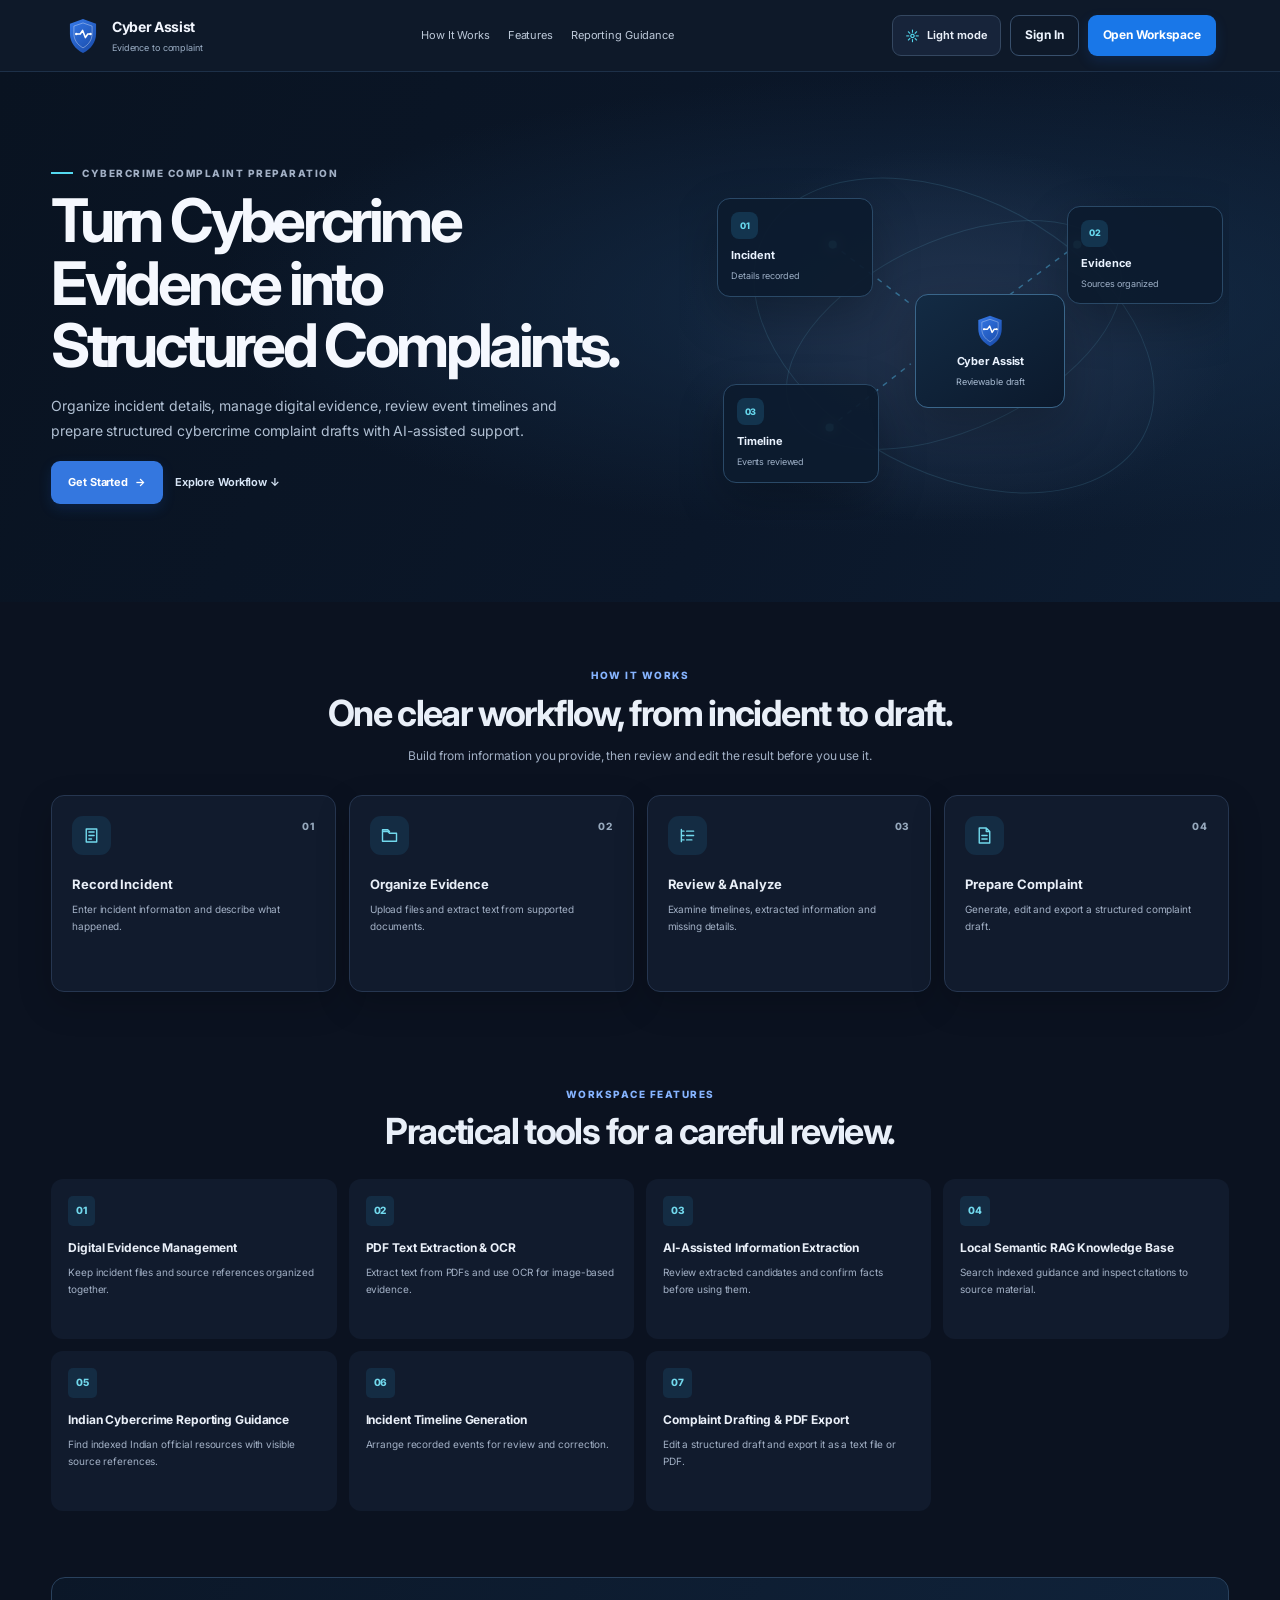
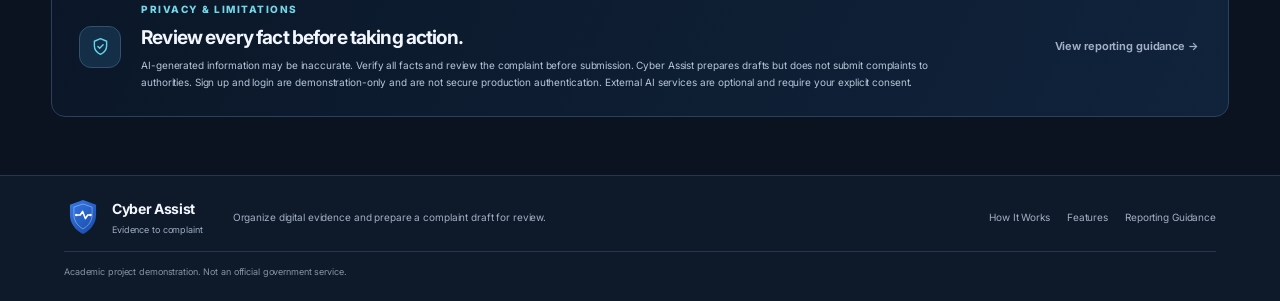
<file: index.html>
<!doctype html>
<html lang="en">
<head>
  <meta charset="utf-8">
  <meta name="viewport" content="width=device-width, initial-scale=1">
  <meta name="description" content="Organize incident details, digital evidence and timelines to prepare a cybercrime complaint draft for review.">
  <title>Cyber Assist — Structured cybercrime complaint preparation</title>
  <link rel="stylesheet" href="css/styles.css">
</head>
<body class="public-page">
  <header class="public-nav">
    <a class="public-brand" href="index.html" aria-label="Cyber Assist home">
      <img src="assets/cyber-assist-logo.svg" alt="">
      <span><b>Cyber Assist</b><small>Evidence to complaint</small></span>
    </a>
    <nav class="public-links" aria-label="Main navigation">
      <a href="#how-it-works">How It Works</a>
      <a href="#features">Features</a>
      <a href="guidance.html">Reporting Guidance</a>
    </nav>
    <div class="public-actions">
      <button class="theme-toggle" type="button" data-theme-toggle aria-label="Switch colour theme">
        <span class="theme-glyph" aria-hidden="true">◐</span><span class="theme-label">Dark mode</span>
      </button>
      <a class="btn secondary" href="login.html">Sign In</a>
      <a class="btn primary" href="login.html">Open Workspace</a>
    </div>
  </header>

  <main class="public-main">
    <section class="public-hero">
      <div class="public-hero-copy">
        <div class="eyebrow"><span class="eyebrow-line"></span> CYBERCRIME COMPLAINT PREPARATION</div>
        <h1>Turn Cybercrime Evidence into Structured Complaints.</h1>
        <p>Organize incident details, manage digital evidence, review event timelines and prepare structured cybercrime complaint drafts with AI-assisted support.</p>
        <div class="hero-actions">
          <a class="btn primary large" href="login.html">Get Started <span aria-hidden="true">→</span></a>
          <a class="plain-link" href="#how-it-works">Explore Workflow <span aria-hidden="true">↓</span></a>
        </div>
      </div>
      <div class="public-hero-art" role="img" aria-label="Illustration showing incident details, organized evidence and a reviewed complaint draft">
        <div class="orbit orbit-one"></div><div class="orbit orbit-two"></div>
        <div class="visual-node visual-incident"><span class="visual-icon" aria-hidden="true">01</span><b>Incident</b><small>Details recorded</small></div>
        <div class="visual-node visual-evidence"><span class="visual-icon" aria-hidden="true">02</span><b>Evidence</b><small>Sources organized</small></div>
        <div class="visual-node visual-timeline"><span class="visual-icon" aria-hidden="true">03</span><b>Timeline</b><small>Events reviewed</small></div>
        <div class="visual-core"><img src="assets/cyber-assist-logo.svg" alt=""><b>Cyber Assist</b><span>Reviewable draft</span></div>
        <svg class="visual-connectors" viewBox="0 0 520 360" aria-hidden="true">
          <path d="M142 92 218 150M380 92l-78 58M139 270l79-62"/>
          <circle cx="142" cy="92" r="4"/><circle cx="380" cy="92" r="4"/><circle cx="139" cy="270" r="4"/>
        </svg>
      </div>
    </section>

    <section class="how-section landing-section" id="how-it-works">
      <div class="section-intro">
        <div class="eyebrow">HOW IT WORKS</div>
        <h2>One clear workflow, from incident to draft.</h2>
        <p>Build from information you provide, then review and edit the result before you use it.</p>
      </div>
      <ol class="stage-grid">
        <li class="stage-card"><span class="stage-icon" aria-hidden="true"><svg viewBox="0 0 24 24"><path d="M6 4.5h12v15H6zM9 8h6M9 12h6M9 16h3"/></svg></span><span class="stage-number">01</span><h3>Record Incident</h3><p>Enter incident information and describe what happened.</p></li>
        <li class="stage-card"><span class="stage-icon" aria-hidden="true"><svg viewBox="0 0 24 24"><path d="M4 7.5h6l2 2h8v9H4zM4 7.5v-2h6l2 2"/></svg></span><span class="stage-number">02</span><h3>Organize Evidence</h3><p>Upload files and extract text from supported documents.</p></li>
        <li class="stage-card"><span class="stage-icon" aria-hidden="true"><svg viewBox="0 0 24 24"><path d="M5 5v14M5 7h3M5 12h3M5 17h3M11 7h8M11 12h8M11 17h6"/></svg></span><span class="stage-number">03</span><h3>Review &amp; Analyze</h3><p>Examine timelines, extracted information and missing details.</p></li>
        <li class="stage-card"><span class="stage-icon" aria-hidden="true"><svg viewBox="0 0 24 24"><path d="M6 3.5h8l4 4v13H6zM14 3.5v4h4M9 12h6M9 16h6"/></svg></span><span class="stage-number">04</span><h3>Prepare Complaint</h3><p>Generate, edit and export a structured complaint draft.</p></li>
      </ol>
    </section>

    <section class="public-features landing-section" id="features">
      <div class="section-intro">
        <div class="eyebrow">WORKSPACE FEATURES</div>
        <h2>Practical tools for a careful review.</h2>
      </div>
      <div class="feature-grid landing-feature-grid">
        <article class="feature"><span class="feature-code">01</span><h3>Digital Evidence Management</h3><p>Keep incident files and source references organized together.</p></article>
        <article class="feature"><span class="feature-code">02</span><h3>PDF Text Extraction &amp; OCR</h3><p>Extract text from PDFs and use OCR for image-based evidence.</p></article>
        <article class="feature"><span class="feature-code">03</span><h3>AI-Assisted Information Extraction</h3><p>Review extracted candidates and confirm facts before using them.</p></article>
        <article class="feature"><span class="feature-code">04</span><h3>Local Semantic RAG Knowledge Base</h3><p>Search indexed guidance and inspect citations to source material.</p></article>
        <article class="feature"><span class="feature-code">05</span><h3>Indian Cybercrime Reporting Guidance</h3><p>Find indexed Indian official resources with visible source references.</p></article>
        <article class="feature"><span class="feature-code">06</span><h3>Incident Timeline Generation</h3><p>Arrange recorded events for review and correction.</p></article>
        <article class="feature"><span class="feature-code">07</span><h3>Complaint Drafting &amp; PDF Export</h3><p>Edit a structured draft and export it as a text file or PDF.</p></article>
      </div>
    </section>

    <section class="privacy-section landing-section" aria-labelledby="privacy-title">
      <div class="privacy-mark" aria-hidden="true"><svg viewBox="0 0 24 24"><path d="M12 3 19 6v5c0 4.8-2.9 8-7 10-4.1-2-7-5.2-7-10V6z"/><path d="m9 12 2 2 4-4"/></svg></div>
      <div class="privacy-copy">
        <div class="eyebrow">PRIVACY &amp; LIMITATIONS</div>
        <h2 id="privacy-title">Review every fact before taking action.</h2>
        <p>AI-generated information may be inaccurate. Verify all facts and review the complaint before submission. Cyber Assist prepares drafts but does not submit complaints to authorities. Sign up and login are demonstration-only and are not secure production authentication. External AI services are optional and require your explicit consent.</p>
      </div>
      <a class="plain-link privacy-guidance" href="guidance.html">View reporting guidance →</a>
    </section>
  </main>

  <footer class="public-footer">
    <a class="public-brand" href="index.html"><img src="assets/cyber-assist-logo.svg" alt=""><span><b>Cyber Assist</b><small>Evidence to complaint</small></span></a>
    <p>Organize digital evidence and prepare a complaint draft for review.</p>
    <nav aria-label="Footer navigation"><a href="#how-it-works">How It Works</a><a href="#features">Features</a><a href="guidance.html">Reporting Guidance</a></nav>
    <small class="academic-note">Academic project demonstration. Not an official government service.</small>
  </footer>
  <script src="js/app.js"></script>
</body>
</html>
</file>
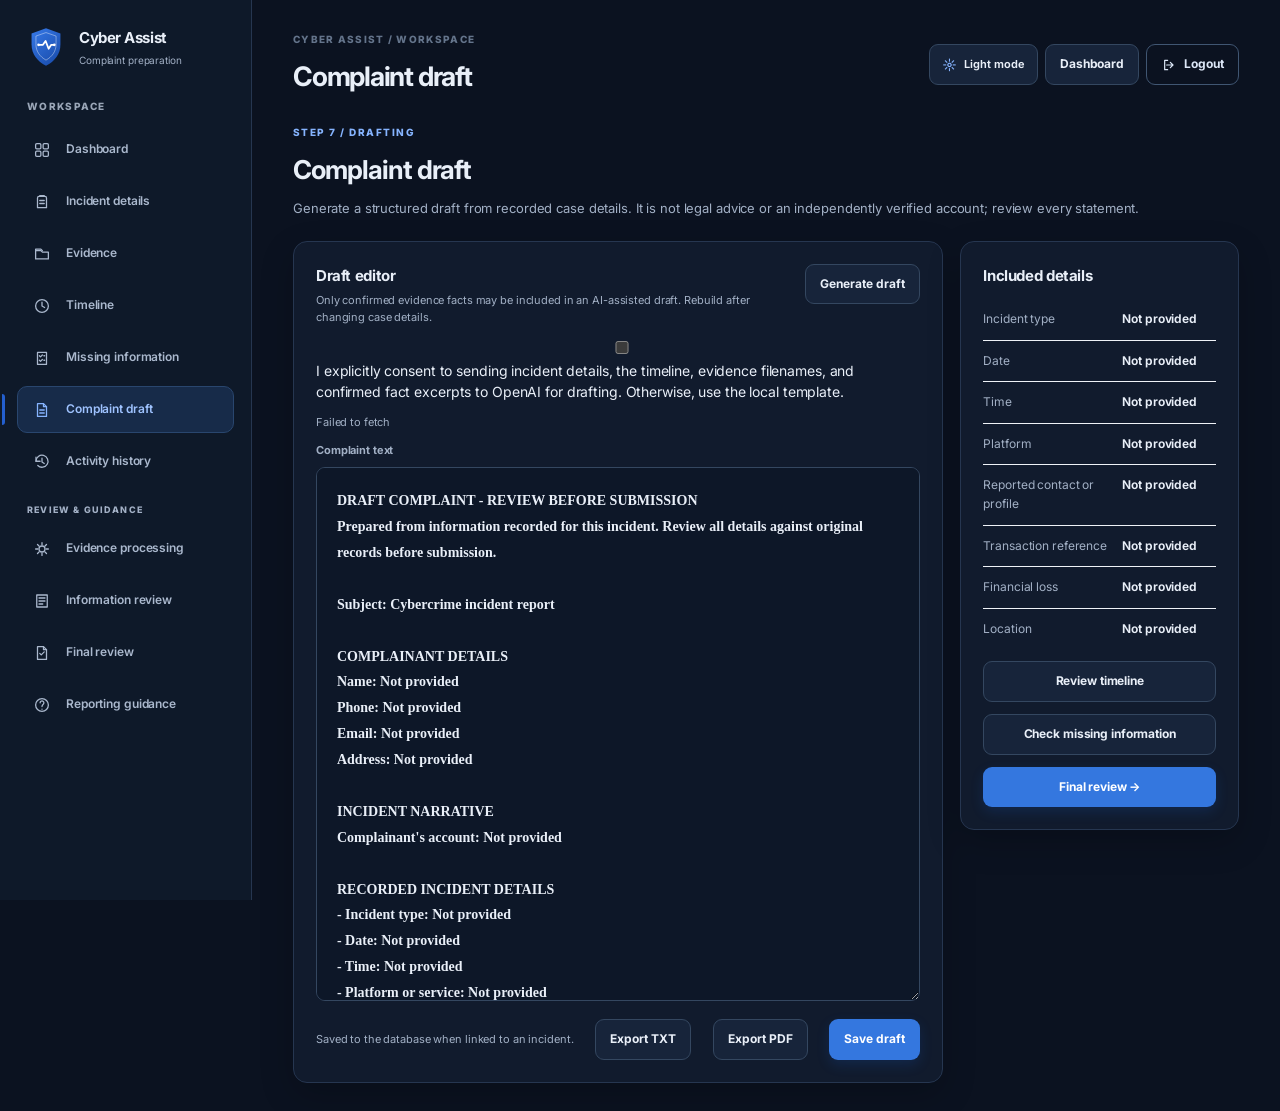
<file: complaint.html>
<!doctype html><html lang="en"><head><meta charset="utf-8"><meta name="viewport" content="width=device-width,initial-scale=1"><title>Complaint draft | Cyber Assist</title><link rel="stylesheet" href="css/styles.css"></head><body><div class="app-shell">
    <aside class="sidebar">
      <a class="brand" href="dashboard.html"><img class="brand-logo" src="assets/cyber-assist-logo.svg" alt=""><span class="brand-copy"><b>Cyber Assist</b><small>Complaint preparation</small></span></a>
      <div class="side-label">WORKSPACE</div>
      <nav class="nav">
<a class="nav-link" href="dashboard.html"><span class="nav-code">DB</span><span>Dashboard</span></a>
<a class="nav-link" href="incident.html"><span class="nav-code">ID</span><span>Incident details</span></a>
<a class="nav-link" href="evidence.html"><span class="nav-code">EV</span><span>Evidence</span></a>
<a class="nav-link" href="timeline.html"><span class="nav-code">TL</span><span>Timeline</span></a>
<a class="nav-link" href="missing-info.html"><span class="nav-code">MI</span><span>Missing information</span></a>
<a class="nav-link active" href="complaint.html"><span class="nav-code">CD</span><span>Complaint draft</span></a>
<a class="nav-link" href="history.html"><span class="nav-code">LH</span><span>Activity history</span></a>
</nav>
    </aside><main class="main">
        <header class="topbar"><div><div class="breadcrumb">CYBER ASSIST / WORKSPACE</div><h1>Complaint draft</h1></div><div class="topbar-actions"><button class="theme-toggle" type="button" data-theme-toggle aria-label="Switch colour theme"><span class="theme-glyph">◐</span><span class="theme-label">Dark mode</span></button><a class="btn secondary" href="dashboard.html">Dashboard</a></div></header>
        
        <section class="page-intro"><div class="eyebrow">STEP 7 / DRAFTING</div><h2>Complaint draft</h2><p>Generate a structured draft from recorded case details. It is not legal advice or an independently verified account; review every statement.</p></section>
        <section class="draft-layout"><div class="panel"><div class="section-heading"><div><h3>Draft editor</h3><p>Only confirmed evidence facts may be included in an AI-assisted draft. Rebuild after changing case details.</p></div><button class="btn secondary small" id="regenerateDraft" type="button">Generate draft</button></div><label class="consent-check"><input id="complaintAiConsent" type="checkbox"> I explicitly consent to sending incident details, the timeline, evidence filenames, and confirmed fact excerpts to OpenAI for drafting. Otherwise, use the local template.</label><p id="complaintStatus" class="inline-note" role="status" aria-live="polite"></p><label class="editor-label">Complaint text<textarea id="complaintEditor" rows="19"></textarea></label><div class="form-actions"><span class="inline-note">Saved to the database when linked to an incident.</span><button class="btn secondary" id="exportComplaintTxt" type="button">Export TXT</button><button class="btn secondary" id="exportComplaintPdf" type="button">Export PDF</button><button class="btn primary" id="saveDraft" type="button">Save draft</button></div></div><aside class="panel draft-sidebar"><h3>Included details</h3><div id="draftFacts" class="detail-list"></div><a class="btn secondary full" href="timeline.html">Review timeline</a><a class="btn secondary full" href="missing-info.html">Check missing information</a><a class="btn primary full" href="review.html">Final review →</a></aside></section>
        </main></div><div class="toast" id="toast" role="status" aria-live="polite"></div><script src="js/app.js"></script></body></html>
</file>
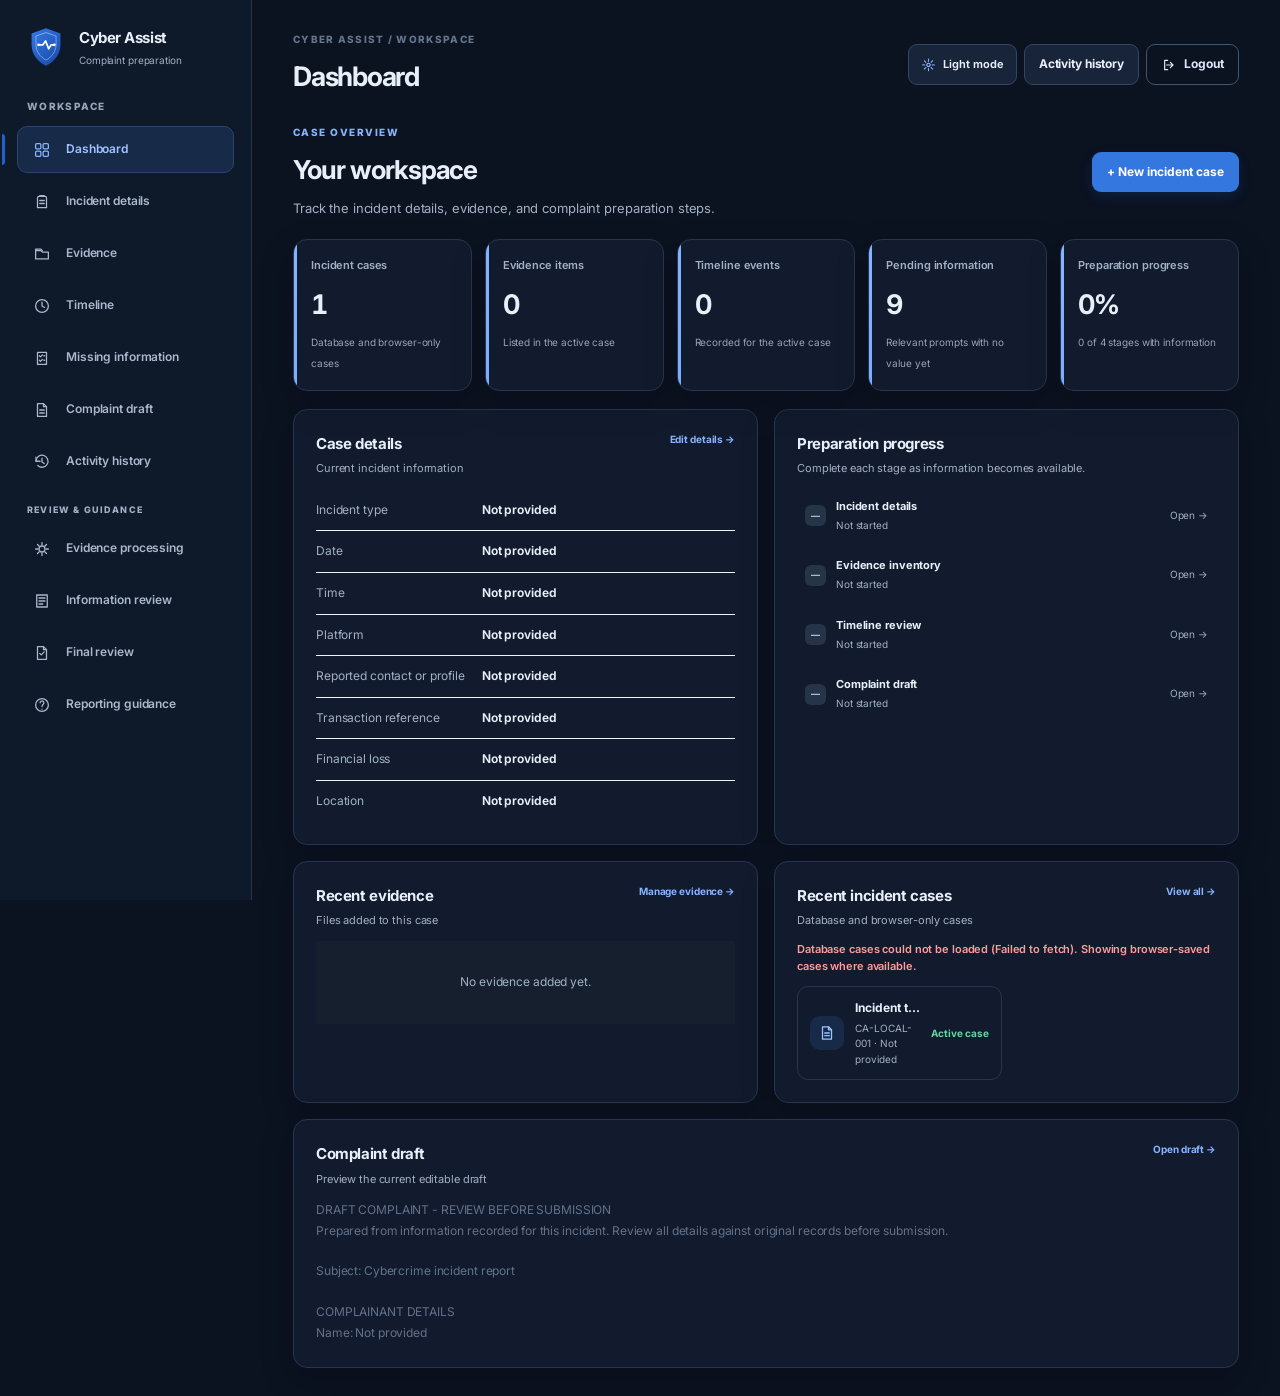
<file: dashboard.html>
<!doctype html><html lang="en"><head><meta charset="utf-8"><meta name="viewport" content="width=device-width,initial-scale=1"><title>Dashboard | Cyber Assist</title><link rel="stylesheet" href="css/styles.css"></head><body><div class="app-shell">
    <aside class="sidebar">
      <a class="brand" href="dashboard.html"><img class="brand-logo" src="assets/cyber-assist-logo.svg" alt=""><span class="brand-copy"><b>Cyber Assist</b><small>Complaint preparation</small></span></a>
      <div class="side-label">WORKSPACE</div>
      <nav class="nav">
<a class="nav-link active" href="dashboard.html"><span class="nav-code">DB</span><span>Dashboard</span></a>
<a class="nav-link" href="incident.html"><span class="nav-code">ID</span><span>Incident details</span></a>
<a class="nav-link" href="evidence.html"><span class="nav-code">EV</span><span>Evidence</span></a>
<a class="nav-link" href="timeline.html"><span class="nav-code">TL</span><span>Timeline</span></a>
<a class="nav-link" href="missing-info.html"><span class="nav-code">MI</span><span>Missing information</span></a>
<a class="nav-link" href="complaint.html"><span class="nav-code">CD</span><span>Complaint draft</span></a>
<a class="nav-link" href="history.html"><span class="nav-code">LH</span><span>Activity history</span></a>
</nav>
    </aside><main class="main">
        <header class="topbar"><div><div class="breadcrumb">CYBER ASSIST / WORKSPACE</div><h1>Dashboard</h1></div><div class="topbar-actions"><button class="theme-toggle" type="button" data-theme-toggle aria-label="Switch colour theme"><span class="theme-glyph">◐</span><span class="theme-label">Dark mode</span></button><a class="btn secondary" href="history.html">Activity history</a></div></header>
        
        <section class="welcome-row"><div><div class="eyebrow">CASE OVERVIEW</div><h2>Your workspace</h2><p>Track the incident details, evidence, and complaint preparation steps.</p></div><button class="btn primary" id="dashboardCreateCase" type="button">+ New incident case</button></section>
        <section class="stats-grid dashboard-stats">
          <article class="stat-card"><span class="stat-label">Incident cases</span><strong id="statCases">0</strong><small>Database and browser-only cases</small></article>
          <article class="stat-card"><span class="stat-label">Evidence items</span><strong id="statEvidence">0</strong><small>Listed in the active case</small></article>
          <article class="stat-card"><span class="stat-label">Timeline events</span><strong id="statTimeline">0</strong><small>Recorded for the active case</small></article>
          <article class="stat-card"><span class="stat-label">Pending information</span><strong id="statMissing">0</strong><small>Relevant prompts with no value yet</small></article>
          <article class="stat-card"><span class="stat-label">Preparation progress</span><strong id="statProgress">0%</strong><small id="statProgressDetail">0 of 4 stages with information</small></article>
        </section>
        <section class="dashboard-grid">
          <div class="panel"><div class="section-heading"><div><h3>Case details</h3><p>Current incident information</p></div><a class="text-link" href="incident.html">Edit details →</a></div><div id="dashboardCase" class="detail-list"></div></div>
          <div class="panel"><div class="section-heading"><div><h3>Preparation progress</h3><p>Complete each stage as information becomes available.</p></div></div><div id="progressList" class="progress-list"></div></div>
          <div class="panel"><div class="section-heading"><div><h3>Recent evidence</h3><p>Files added to this case</p></div><a class="text-link" href="evidence.html">Manage evidence →</a></div><div id="dashboardEvidence" class="compact-list"></div></div>
          <div class="panel"><div class="section-heading"><div><h3>Recent incident cases</h3><p>Database and browser-only cases</p></div><a class="text-link" href="history.html">View all →</a></div><p id="dashboardCasesStatus" class="inline-note" role="status" aria-live="polite">Loading saved cases…</p><div id="dashboardRecentCases" class="recent-case-list"></div></div>
          <div class="panel"><div class="section-heading"><div><h3>Complaint draft</h3><p>Preview the current editable draft</p></div><a class="text-link" href="complaint.html">Open draft →</a></div><div id="dashboardDraft" class="draft-snippet"></div></div>
        </section>
        </main></div><div class="toast" id="toast" role="status" aria-live="polite"></div><script src="js/app.js"></script></body></html>
</file>
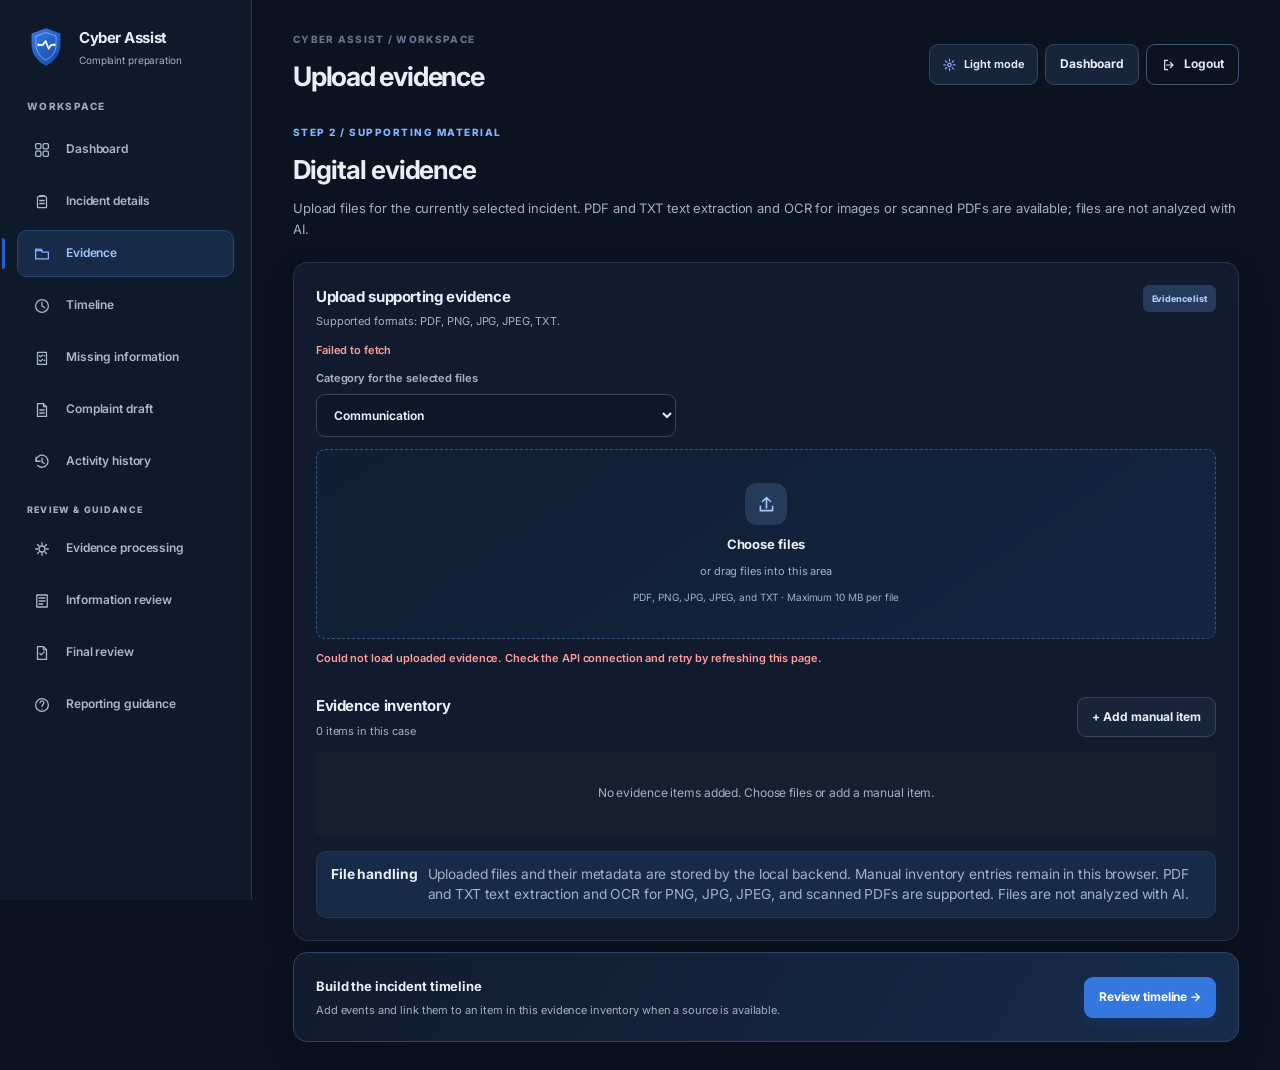
<file: evidence.html>
<!doctype html><html lang="en"><head><meta charset="utf-8"><meta name="viewport" content="width=device-width,initial-scale=1"><title>Upload evidence | Cyber Assist</title><link rel="stylesheet" href="css/styles.css"></head><body><div class="app-shell">
    <aside class="sidebar">
      <a class="brand" href="dashboard.html"><img class="brand-logo" src="assets/cyber-assist-logo.svg" alt=""><span class="brand-copy"><b>Cyber Assist</b><small>Complaint preparation</small></span></a>
      <div class="side-label">WORKSPACE</div>
      <nav class="nav">
<a class="nav-link" href="dashboard.html"><span class="nav-code">DB</span><span>Dashboard</span></a>
<a class="nav-link" href="incident.html"><span class="nav-code">ID</span><span>Incident details</span></a>
<a class="nav-link active" href="evidence.html"><span class="nav-code">EV</span><span>Evidence</span></a>
<a class="nav-link" href="timeline.html"><span class="nav-code">TL</span><span>Timeline</span></a>
<a class="nav-link" href="missing-info.html"><span class="nav-code">MI</span><span>Missing information</span></a>
<a class="nav-link" href="complaint.html"><span class="nav-code">CD</span><span>Complaint draft</span></a>
<a class="nav-link" href="history.html"><span class="nav-code">LH</span><span>Activity history</span></a>
</nav>
    </aside><main class="main">
        <header class="topbar"><div><div class="breadcrumb">CYBER ASSIST / WORKSPACE</div><h1>Upload evidence</h1></div><div class="topbar-actions"><button class="theme-toggle" type="button" data-theme-toggle aria-label="Switch colour theme"><span class="theme-glyph">◐</span><span class="theme-label">Dark mode</span></button><a class="btn secondary" href="dashboard.html">Dashboard</a></div></header>
        
        <section class="page-intro"><div class="eyebrow">STEP 2 / SUPPORTING MATERIAL</div><h2>Digital evidence</h2><p>Upload files for the currently selected incident. PDF and TXT text extraction and OCR for images or scanned PDFs are available; files are not analyzed with AI.</p></section>
        <section class="panel"><div class="section-heading"><div><h3>Upload supporting evidence</h3><p>Supported formats: PDF, PNG, JPG, JPEG, TXT.</p></div><span class="step-tag">Evidence list</span></div>
          <p id="evidenceIncidentStatus" class="inline-note" role="status" aria-live="polite">Checking the selected incident…</p>
          <label class="evidence-category-field">Category for the selected files<select id="evidenceCategory"><option>Communication</option><option>Financial or transaction</option><option>Website or URL</option><option>Incident document</option><option>Other</option></select></label>
          <label class="upload-zone" for="evidenceFiles" tabindex="0"><span class="upload-symbol" aria-hidden="true"><svg viewBox="0 0 24 24"><path d="M12 16V4m0 0L7.5 8.5M12 4l4.5 4.5M5 14v5h14v-5"/></svg></span><b>Choose files</b><span>or drag files into this area</span><small>PDF, PNG, JPG, JPEG, and TXT · Maximum 10 MB per file</small></label>
          <input type="file" id="evidenceFiles" accept=".pdf,.png,.jpg,.jpeg,.txt" multiple hidden>
          <p id="evidenceStatus" class="inline-note" role="status" aria-live="polite"></p>
          <div class="section-heading evidence-list-heading"><div><h3>Evidence inventory</h3><p id="evidenceSummary" aria-live="polite">No items added</p></div><button class="btn secondary small" id="addManualEvidence" type="button" aria-controls="manualEvidenceForm" aria-expanded="false">+ Add manual item</button></div>
          <form id="manualEvidenceForm" class="manual-evidence-form" hidden>
            <label>Item name<input id="manualEvidenceName" required placeholder="e.g. Call log from 15 October"></label>
            <label>Category<select id="manualEvidenceCategory"><option>Communication</option><option>Financial or transaction</option><option>Website or URL</option><option>Incident document</option><option>Other</option></select></label>
            <div class="manual-evidence-actions"><button class="btn secondary small" id="cancelManualEvidence" type="button">Cancel</button><button class="btn primary small" type="submit">Add to inventory</button></div>
          </form>
          <div id="evidenceTable" class="table-wrap"></div>
          <section id="extractionPreview" class="extraction-preview" hidden aria-labelledby="extractionPreviewTitle">
            <div class="section-heading"><div><h3 id="extractionPreviewTitle">Extracted text</h3><p id="extractionPreviewFilename"></p></div><button id="closeExtractionPreview" class="btn secondary small" type="button">Close</button></div>
            <p id="extractionPreviewStatus" class="inline-note" role="status" aria-live="polite"></p>
            <pre id="extractedTextContent" class="extracted-text-content" hidden></pre>
            <section id="structuredFactsPreview" class="structured-facts-preview" hidden aria-labelledby="structuredFactsTitle"><h4 id="structuredFactsTitle">Extracted candidates · review required</h4><div id="structuredFactsContent"></div></section>
          </section>
          <div class="prototype-note"><strong>File handling</strong><span>Uploaded files and their metadata are stored by the local backend. Manual inventory entries remain in this browser. PDF and TXT text extraction and OCR for PNG, JPG, JPEG, and scanned PDFs are supported. Files are not analyzed with AI.</span></div>
        </section>
        <section class="next-card panel"><div><b>Build the incident timeline</b><p>Add events and link them to an item in this evidence inventory when a source is available.</p></div><a class="btn primary" href="timeline.html">Review timeline →</a></section>
        </main></div><div class="toast" id="toast" role="status" aria-live="polite"></div><script src="js/app.js"></script></body></html>
</file>
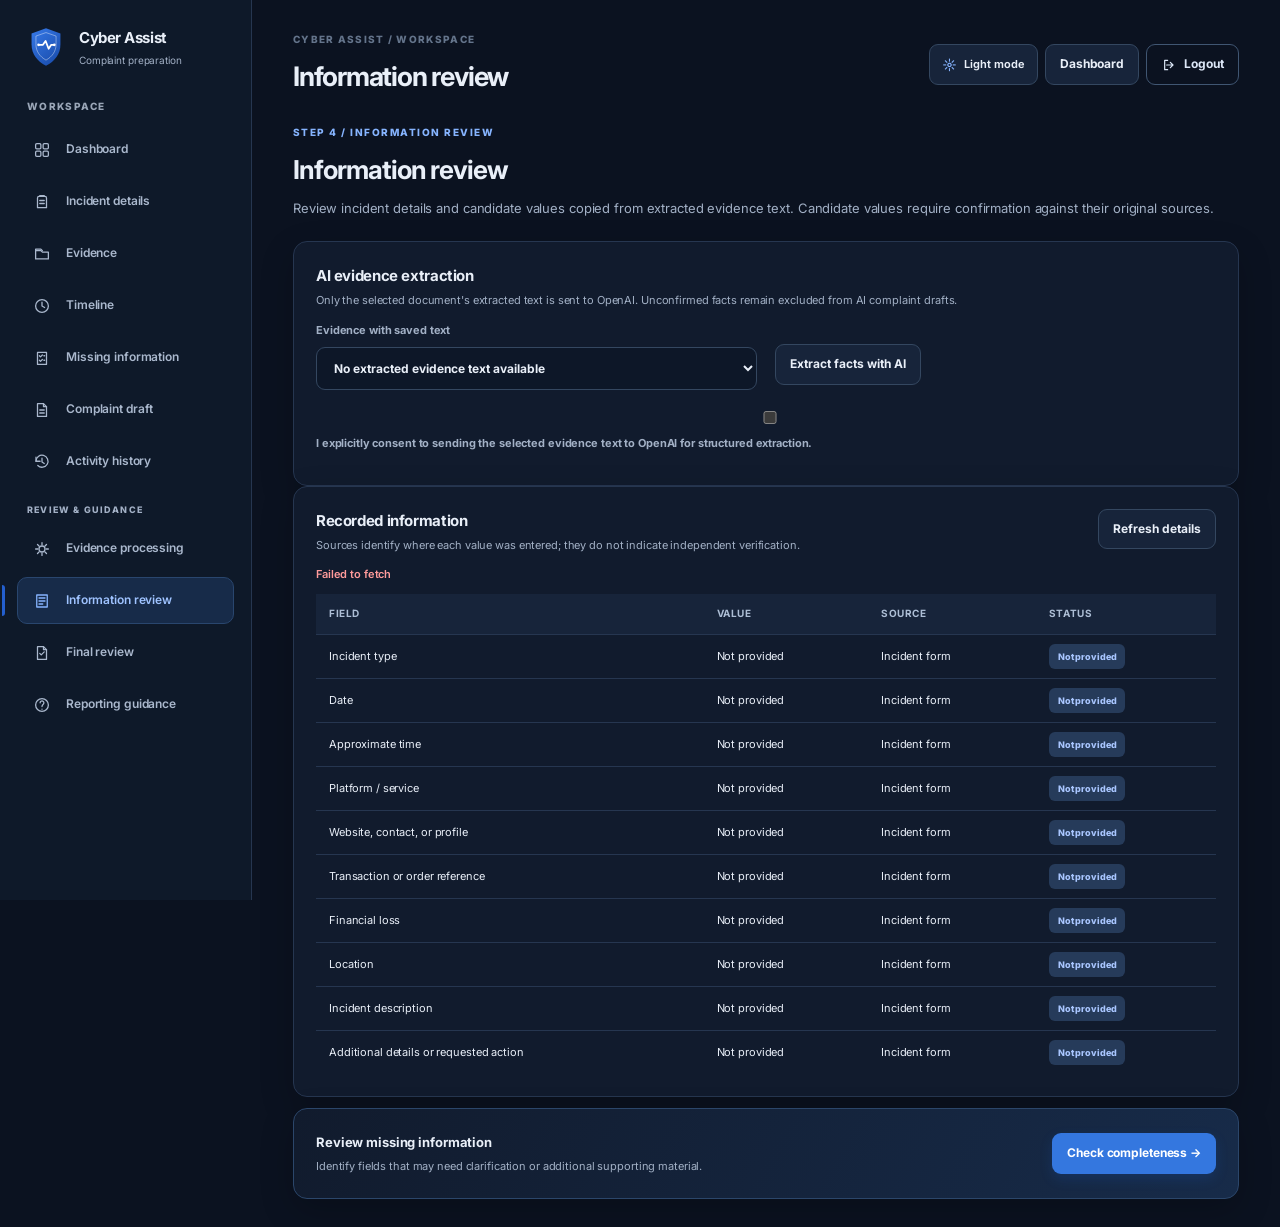
<file: extracted-info.html>
<!doctype html><html lang="en"><head><meta charset="utf-8"><meta name="viewport" content="width=device-width,initial-scale=1"><title>Information review | Cyber Assist</title><link rel="stylesheet" href="css/styles.css"></head><body><div class="app-shell">
    <aside class="sidebar">
      <a class="brand" href="dashboard.html"><img class="brand-logo" src="assets/cyber-assist-logo.svg" alt=""><span class="brand-copy"><b>Cyber Assist</b><small>Complaint preparation</small></span></a>
      <div class="side-label">WORKSPACE</div>
      <nav class="nav">
<a class="nav-link" href="dashboard.html"><span class="nav-code">DB</span><span>Dashboard</span></a>
<a class="nav-link" href="incident.html"><span class="nav-code">ID</span><span>Incident details</span></a>
<a class="nav-link" href="evidence.html"><span class="nav-code">EV</span><span>Evidence</span></a>
<a class="nav-link" href="timeline.html"><span class="nav-code">TL</span><span>Timeline</span></a>
<a class="nav-link" href="missing-info.html"><span class="nav-code">MI</span><span>Missing information</span></a>
<a class="nav-link" href="complaint.html"><span class="nav-code">CD</span><span>Complaint draft</span></a>
<a class="nav-link" href="history.html"><span class="nav-code">LH</span><span>Activity history</span></a>
</nav>
    </aside><main class="main">
        <header class="topbar"><div><div class="breadcrumb">CYBER ASSIST / WORKSPACE</div><h1>Information review</h1></div><div class="topbar-actions"><button class="theme-toggle" type="button" data-theme-toggle aria-label="Switch colour theme"><span class="theme-glyph">◐</span><span class="theme-label">Dark mode</span></button><a class="btn secondary" href="dashboard.html">Dashboard</a></div></header>
        
        <section class="page-intro"><div class="eyebrow">STEP 4 / INFORMATION REVIEW</div><h2>Information review</h2><p>Review incident details and candidate values copied from extracted evidence text. Candidate values require confirmation against their original sources.</p></section>
        <section class="panel"><div class="section-heading"><div><h3>AI evidence extraction</h3><p>Only the selected document's extracted text is sent to OpenAI. Unconfirmed facts remain excluded from AI complaint drafts.</p></div></div><div class="form-grid"><label>Evidence with saved text<select id="aiEvidenceSelect"><option value="">Loading evidence…</option></select></label><div class="form-actions"><button class="btn secondary" id="runAiExtraction" type="button">Extract facts with AI</button></div><label class="full consent-check"><input id="aiExtractionConsent" type="checkbox"> I explicitly consent to sending the selected evidence text to OpenAI for structured extraction.</label></div><p id="aiExtractionStatus" class="inline-note" role="status" aria-live="polite"></p></section>
        <section class="panel"><div class="section-heading"><div><h3>Recorded information</h3><p>Sources identify where each value was entered; they do not indicate independent verification.</p></div><button class="btn secondary small" id="refreshExtracted" type="button">Refresh details</button></div><p id="extractedSyncStatus" class="inline-note" role="status" aria-live="polite"></p><div id="extractedTable" class="table-wrap"></div></section>
        <section class="next-card panel"><div><b>Review missing information</b><p>Identify fields that may need clarification or additional supporting material.</p></div><a class="btn primary" href="missing-info.html">Check completeness →</a></section>
        </main></div><div class="toast" id="toast" role="status" aria-live="polite"></div><script src="js/app.js"></script></body></html>
</file>
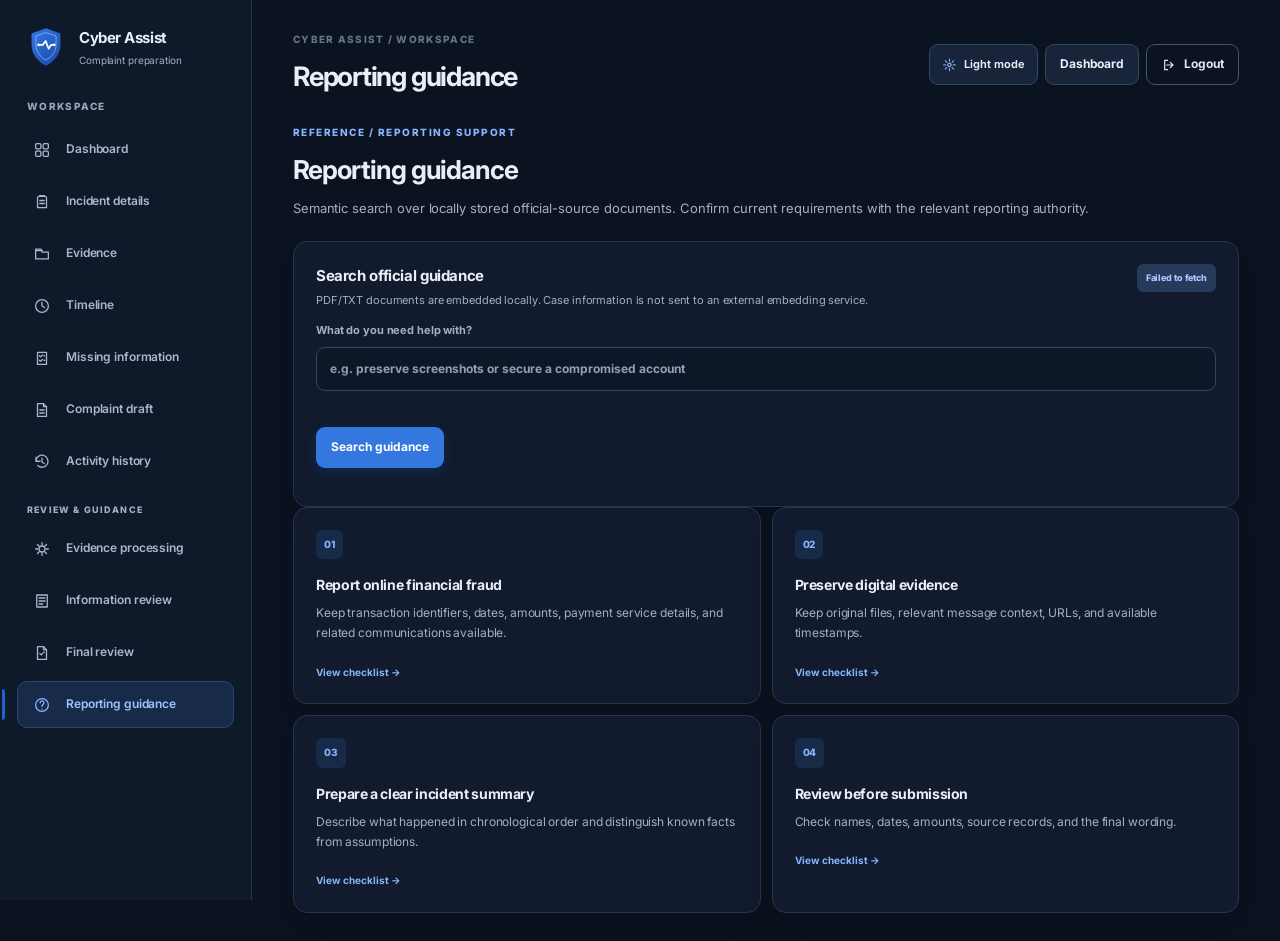
<file: guidance.html>
<!doctype html><html lang="en"><head><meta charset="utf-8"><meta name="viewport" content="width=device-width,initial-scale=1"><title>Reporting guidance | Cyber Assist</title><link rel="stylesheet" href="css/styles.css"></head><body><div class="app-shell">
    <aside class="sidebar">
      <a class="brand" href="dashboard.html"><img class="brand-logo" src="assets/cyber-assist-logo.svg" alt=""><span class="brand-copy"><b>Cyber Assist</b><small>Complaint preparation</small></span></a>
      <div class="side-label">WORKSPACE</div>
      <nav class="nav">
<a class="nav-link" href="dashboard.html"><span class="nav-code">DB</span><span>Dashboard</span></a>
<a class="nav-link" href="incident.html"><span class="nav-code">ID</span><span>Incident details</span></a>
<a class="nav-link" href="evidence.html"><span class="nav-code">EV</span><span>Evidence</span></a>
<a class="nav-link" href="timeline.html"><span class="nav-code">TL</span><span>Timeline</span></a>
<a class="nav-link" href="missing-info.html"><span class="nav-code">MI</span><span>Missing information</span></a>
<a class="nav-link" href="complaint.html"><span class="nav-code">CD</span><span>Complaint draft</span></a>
<a class="nav-link" href="history.html"><span class="nav-code">LH</span><span>Activity history</span></a>
</nav>
    </aside><main class="main">
        <header class="topbar"><div><div class="breadcrumb">CYBER ASSIST / WORKSPACE</div><h1>Reporting guidance</h1></div><div class="topbar-actions"><button class="theme-toggle" type="button" data-theme-toggle aria-label="Switch colour theme"><span class="theme-glyph">◐</span><span class="theme-label">Dark mode</span></button><a class="btn secondary" href="dashboard.html">Dashboard</a></div></header>
        
        <section class="page-intro"><div class="eyebrow">REFERENCE / REPORTING SUPPORT</div><h2>Reporting guidance</h2><p>Semantic search over locally stored official-source documents. Confirm current requirements with the relevant reporting authority.</p></section>
        <section class="panel"><div class="section-heading"><div><h3>Search official guidance</h3><p>PDF/TXT documents are embedded locally. Case information is not sent to an external embedding service.</p></div><span id="knowledgeBaseStatus" class="step-tag" role="status" aria-live="polite">Checking local knowledge base…</span></div><form id="guidanceSearchForm" class="form-grid"><label class="full">What do you need help with?<input id="guidanceQuery" required minlength="2" maxlength="500" placeholder="e.g. preserve screenshots or secure a compromised account"></label><div class="full form-actions"><button class="btn primary" type="submit">Search guidance</button></div></form><p id="guidanceStatus" class="inline-note" role="status" aria-live="polite"></p><div id="guidanceResults" class="guidance-results"></div></section>
        <section class="guidance-grid">
          <article class="panel guidance-card"><span class="guidance-number">01</span><h3>Report online financial fraud</h3><p>Keep transaction identifiers, dates, amounts, payment service details, and related communications available.</p><button class="text-btn" data-guidance="financial" aria-controls="guide-financial" aria-expanded="false" type="button">View checklist →</button><div class="guidance-detail" id="guide-financial" hidden>Record the transaction date and time if known, amount, UTR or transaction ID, payment channel, recipient details available to you, and the relevant bank or payment-app reference. Do not share passwords, PINs, or OTPs.</div></article>
          <article class="panel guidance-card"><span class="guidance-number">02</span><h3>Preserve digital evidence</h3><p>Keep original files, relevant message context, URLs, and available timestamps.</p><button class="text-btn" data-guidance="evidence" aria-controls="guide-evidence" aria-expanded="false" type="button">View checklist →</button><div class="guidance-detail" id="guide-evidence" hidden>Keep originals unchanged. Record where each item came from and when it was collected, if known. Avoid cropping or editing the only copy of a screenshot. Preserve surrounding messages when relevant.</div></article>
          <article class="panel guidance-card"><span class="guidance-number">03</span><h3>Prepare a clear incident summary</h3><p>Describe what happened in chronological order and distinguish known facts from assumptions.</p><button class="text-btn" data-guidance="summary" aria-controls="guide-summary" aria-expanded="false" type="button">View checklist →</button><div class="guidance-detail" id="guide-summary" hidden>Include how contact began, what was requested, what action occurred, what loss or impact followed, and what records support each detail. Mark uncertain dates or amounts for review.</div></article>
          <article class="panel guidance-card"><span class="guidance-number">04</span><h3>Review before submission</h3><p>Check names, dates, amounts, source records, and the final wording.</p><button class="text-btn" data-guidance="review" aria-controls="guide-review" aria-expanded="false" type="button">View checklist →</button><div class="guidance-detail" id="guide-review" hidden>Verify the draft against original records, remove any inaccurate statement, attach relevant supporting material, and use the official reporting channel appropriate to your location and incident.</div></article>
        </section>
        </main></div><div class="toast" id="toast" role="status" aria-live="polite"></div><script src="js/app.js"></script></body></html>
</file>
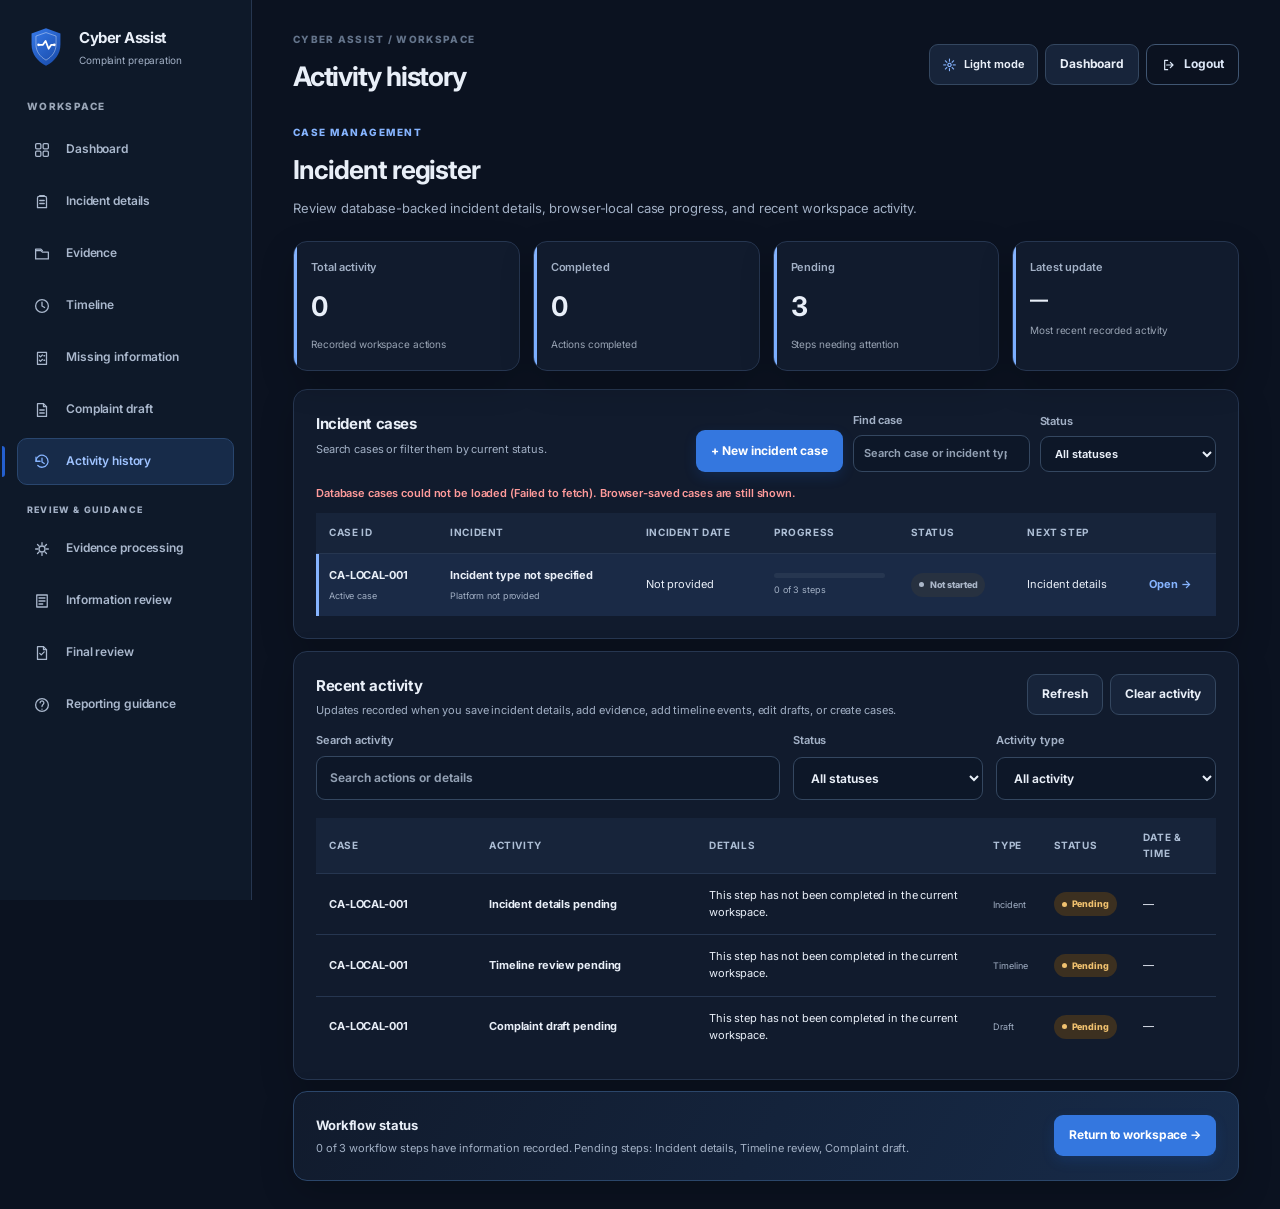
<file: history.html>
<!doctype html><html lang="en"><head><meta charset="utf-8"><meta name="viewport" content="width=device-width,initial-scale=1"><title>Activity history | Cyber Assist</title><link rel="stylesheet" href="css/styles.css"></head><body><div class="app-shell">
<aside class="sidebar">
<a class="brand" href="dashboard.html"><img class="brand-logo" src="assets/cyber-assist-logo.svg" alt=""><span class="brand-copy"><b>Cyber Assist</b><small>Complaint preparation</small></span></a>
<div class="side-label">WORKSPACE</div><nav class="nav">
<a class="nav-link" href="dashboard.html"><span class="nav-code">DB</span><span>Dashboard</span></a>
<a class="nav-link" href="incident.html"><span class="nav-code">ID</span><span>Incident details</span></a>
<a class="nav-link" href="evidence.html"><span class="nav-code">EV</span><span>Evidence</span></a>
<a class="nav-link" href="timeline.html"><span class="nav-code">TL</span><span>Timeline</span></a>
<a class="nav-link" href="missing-info.html"><span class="nav-code">MI</span><span>Missing information</span></a>
<a class="nav-link" href="complaint.html"><span class="nav-code">CD</span><span>Complaint draft</span></a>
<a class="nav-link active" href="history.html"><span class="nav-code">LH</span><span>Activity history</span></a>
</nav>
</aside><main class="main">
<header class="topbar"><div><div class="breadcrumb">CYBER ASSIST / WORKSPACE</div><h1>Activity history</h1></div><div class="topbar-actions"><button class="theme-toggle" type="button" data-theme-toggle aria-label="Switch colour theme"><span class="theme-glyph">◐</span><span class="theme-label">Dark mode</span></button><a class="btn secondary" href="dashboard.html">Dashboard</a></div></header>
<section class="page-intro"><div class="eyebrow">CASE MANAGEMENT</div><h2>Incident register</h2><p>Review database-backed incident details, browser-local case progress, and recent workspace activity.</p></section>
<section class="stats-grid history-stats"><article class="stat-card"><span class="stat-label">Total activity</span><strong id="historyTotal">0</strong><small>Recorded workspace actions</small></article><article class="stat-card"><span class="stat-label">Completed</span><strong id="historyCompleted">0</strong><small>Actions completed</small></article><article class="stat-card"><span class="stat-label">Pending</span><strong id="historyPending">0</strong><small>Steps needing attention</small></article><article class="stat-card"><span class="stat-label">Latest update</span><strong id="historyLatest" class="history-latest">—</strong><small>Most recent recorded activity</small></article></section>
<section class="panel case-register-panel"><div class="section-heading"><div><h3>Incident cases</h3><p>Search cases or filter them by current status.</p></div><div class="case-register-tools"><button class="btn primary small" id="createCaseButton" type="button">+ New incident case</button><label>Find case<input id="caseSearch" type="search" placeholder="Search case or incident type"></label><label>Status<select id="caseStatusFilter"><option value="all">All statuses</option><option value="not-started">Not started</option><option value="in-progress">In progress</option><option value="review">Ready for review</option></select></label></div></div><p id="caseRegisterStatus" class="inline-note" role="status" aria-live="polite">Loading saved cases…</p><div id="caseRegister"></div></section>
<section class="panel"><div class="section-heading"><div><h3>Recent activity</h3><p>Updates recorded when you save incident details, add evidence, add timeline events, edit drafts, or create cases.</p></div><div class="history-actions"><button class="btn secondary small" id="historyRefresh" type="button">Refresh</button><button class="btn secondary small" id="historyClear" type="button">Clear activity</button></div></div>
<div class="history-filters"><label>Search activity<input id="historySearch" type="search" placeholder="Search actions or details"></label><label>Status<select id="historyStatus"><option value="all">All statuses</option><option value="completed">Completed</option><option value="updated">Updated</option><option value="pending">Pending</option></select></label><label>Activity type<select id="historyType"><option value="all">All activity</option><option value="incident">Incident details</option><option value="evidence">Evidence</option><option value="timeline">Timeline</option><option value="draft">Complaint draft</option><option value="workflow">Workflow</option></select></label></div>
<div id="historyTable" class="table-wrap"></div></section>
<section class="next-card panel"><div><b>Workflow status</b><p id="historyWorkflowSummary">Status is calculated from the information currently saved in this browser.</p></div><a class="btn primary" href="dashboard.html">Return to workspace →</a></section>
</main></div><div class="toast" id="toast" role="status" aria-live="polite"></div><script src="js/app.js"></script></body></html>
</file>
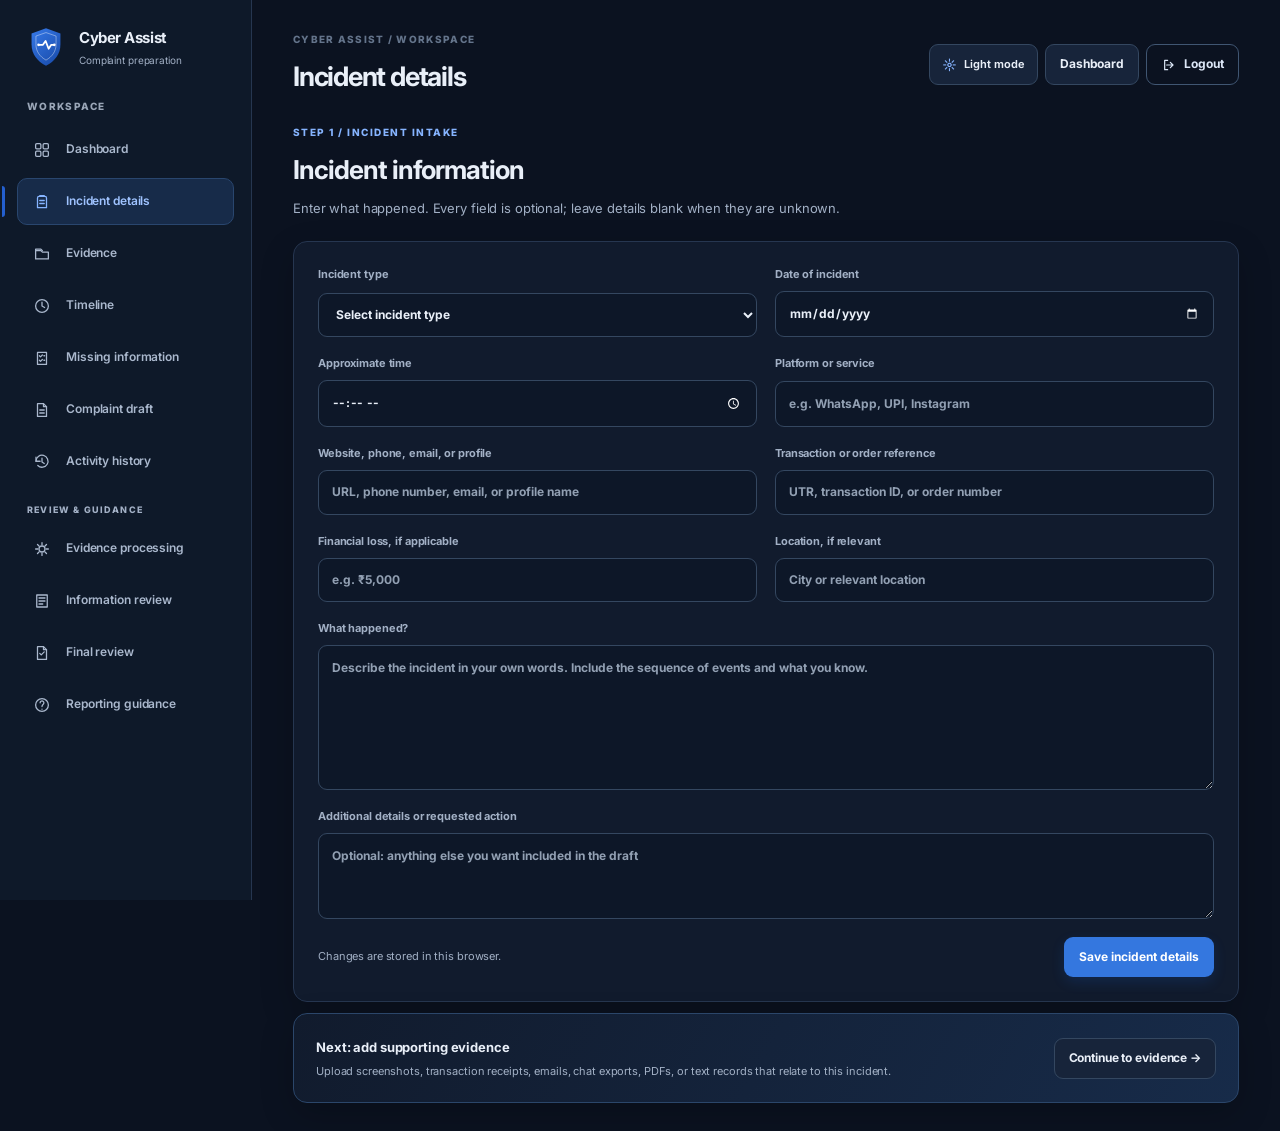
<file: incident.html>
<!doctype html><html lang="en"><head><meta charset="utf-8"><meta name="viewport" content="width=device-width,initial-scale=1"><title>Incident details | Cyber Assist</title><link rel="stylesheet" href="css/styles.css"></head><body><div class="app-shell">
    <aside class="sidebar">
      <a class="brand" href="dashboard.html"><img class="brand-logo" src="assets/cyber-assist-logo.svg" alt=""><span class="brand-copy"><b>Cyber Assist</b><small>Complaint preparation</small></span></a>
      <div class="side-label">WORKSPACE</div>
      <nav class="nav">
<a class="nav-link" href="dashboard.html"><span class="nav-code">DB</span><span>Dashboard</span></a>
<a class="nav-link active" href="incident.html"><span class="nav-code">ID</span><span>Incident details</span></a>
<a class="nav-link" href="evidence.html"><span class="nav-code">EV</span><span>Evidence</span></a>
<a class="nav-link" href="timeline.html"><span class="nav-code">TL</span><span>Timeline</span></a>
<a class="nav-link" href="missing-info.html"><span class="nav-code">MI</span><span>Missing information</span></a>
<a class="nav-link" href="complaint.html"><span class="nav-code">CD</span><span>Complaint draft</span></a>
<a class="nav-link" href="history.html"><span class="nav-code">LH</span><span>Activity history</span></a>
</nav>
    </aside><main class="main">
        <header class="topbar"><div><div class="breadcrumb">CYBER ASSIST / WORKSPACE</div><h1>Incident details</h1></div><div class="topbar-actions"><button class="theme-toggle" type="button" data-theme-toggle aria-label="Switch colour theme"><span class="theme-glyph">◐</span><span class="theme-label">Dark mode</span></button><a class="btn secondary" href="dashboard.html">Dashboard</a></div></header>
        
        <section class="page-intro"><div class="eyebrow">STEP 1 / INCIDENT INTAKE</div><h2>Incident information</h2><p>Enter what happened. Every field is optional; leave details blank when they are unknown.</p></section>
        <form id="incidentForm" class="panel form-panel">
          <div class="form-grid">
            <label>Incident type<select id="incidentType"><option value="">Select incident type</option><option>Online financial fraud</option><option>Phishing</option><option>Social media impersonation</option><option>Cyberstalking or harassment</option><option>Identity theft</option><option>Account compromise</option><option>Online shopping fraud</option><option>Other</option></select></label>
            <label>Date of incident<input id="incidentDate" type="date"></label>
            <label>Approximate time<input id="incidentTime" type="time"></label>
            <label>Platform or service<input id="platform" placeholder="e.g. WhatsApp, UPI, Instagram"></label>
            <label>Website, phone, email, or profile<input id="reportedIdentifier" placeholder="URL, phone number, email, or profile name"></label>
            <label>Transaction or order reference<input id="transactionReference" placeholder="UTR, transaction ID, or order number"></label>
            <label>Financial loss, if applicable<input id="lossAmount" placeholder="e.g. ₹5,000"></label>
            <label>Location, if relevant<input id="location" placeholder="City or relevant location"></label>
            <label class="full">What happened?<textarea id="summary" rows="6" placeholder="Describe the incident in your own words. Include the sequence of events and what you know."></textarea></label>
            <label class="full">Additional details or requested action<textarea id="requestedAction" rows="3" placeholder="Optional: anything else you want included in the draft"></textarea></label>
          </div>
          <div class="form-actions"><span class="inline-note" id="incidentSaved" role="status" aria-live="polite">Changes are stored in this browser.</span><button class="btn primary" type="submit">Save incident details</button></div>
        </form>
        <section class="next-card panel"><div><b>Next: add supporting evidence</b><p>Upload screenshots, transaction receipts, emails, chat exports, PDFs, or text records that relate to this incident.</p></div><a class="btn secondary" href="evidence.html">Continue to evidence →</a></section>
        </main></div><div class="toast" id="toast" role="status" aria-live="polite"></div><script src="js/app.js"></script></body></html>
</file>
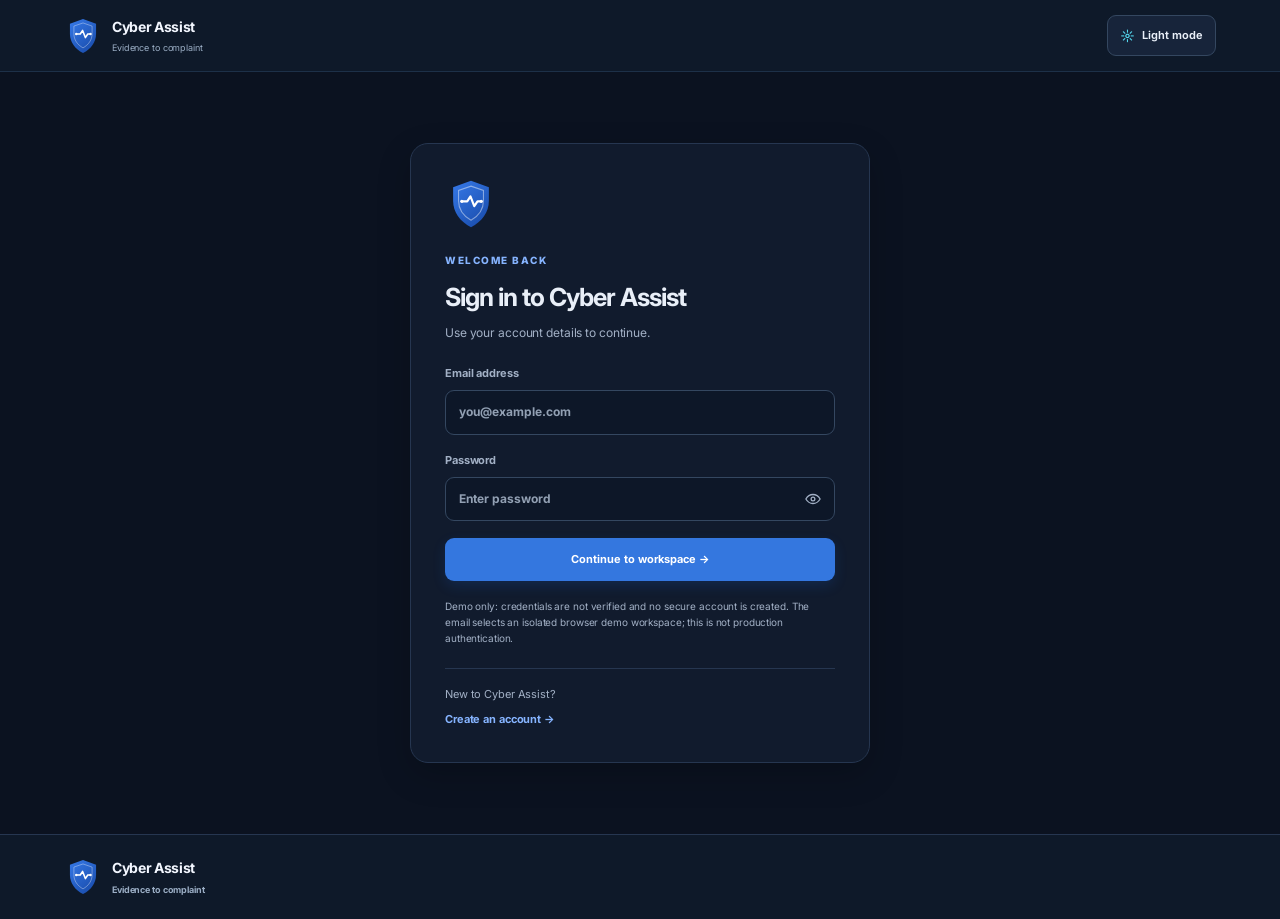
<file: login.html>
<!doctype html>
<html lang="en">
<head>
    <meta charset="utf-8">
    <meta name="viewport" content="width=device-width,initial-scale=1">
    <title>Sign in | Cyber Assist</title>
    <link rel="stylesheet" href="css/styles.css">
</head>
<body class="public-page login-page">
    <header class="public-nav">
        <a class="public-brand" href="index.html">
            <img src="assets/cyber-assist-logo.svg" alt="Cyber Assist logo">
            <span><b>Cyber Assist</b><small>Evidence to complaint</small></span>
        </a>
        <div class="public-actions">
            <button class="theme-toggle" type="button" data-theme-toggle aria-label="Switch colour theme">
                <span class="theme-glyph">◐</span><span class="theme-label">Dark mode</span>
            </button>
        </div>
    </header>
    <main class="login-main">
        <section class="login-card panel">
            <img class="login-logo" src="assets/cyber-assist-logo.svg" alt="">
            <div class="eyebrow">WELCOME BACK</div>
            <h2>Sign in to Cyber Assist</h2>
            <p>Use your account details to continue.</p>
            <form id="loginForm">
                <label>Email address<input type="email" id="loginEmail" placeholder="you@example.com" required autocomplete="email"></label>
                <label>Password
                    <span class="password-field"><input type="password" id="loginPassword" placeholder="Enter password" required autocomplete="current-password"><button class="password-toggle" type="button" data-password-toggle="loginPassword" aria-label="Show password" aria-pressed="false"><svg viewBox="0 0 24 24" aria-hidden="true"><path d="M2.5 12s3.4-6 9.5-6 9.5 6 9.5 6-3.4 6-9.5 6-9.5-6-9.5-6Z"/><circle cx="12" cy="12" r="2.5"/></svg></button></span>
                </label>
                <small class="form-error" id="loginFeedback" role="status" aria-live="polite" hidden></small>
                <button class="btn primary full large" type="submit">Continue to workspace →</button>
                <small class="login-helper">Demo only: credentials are not verified and no secure account is created. The email selects an isolated browser demo workspace; this is not production authentication.</small>
            </form>
            <div class="login-bottom">
                <span>New to Cyber Assist?</span>
                <a href="signup.html">Create an account →</a>
            </div>
        </section>
    </main>
    <footer class="public-footer">
        <a class="public-brand" href="index.html">
            <img src="assets/cyber-assist-logo.svg" alt="">
            <span><b>Cyber Assist</b><small>Evidence to complaint</small></span>
        </a>
    </footer>
    <script src="js/app.js"></script>
</body>
</html>
</file>
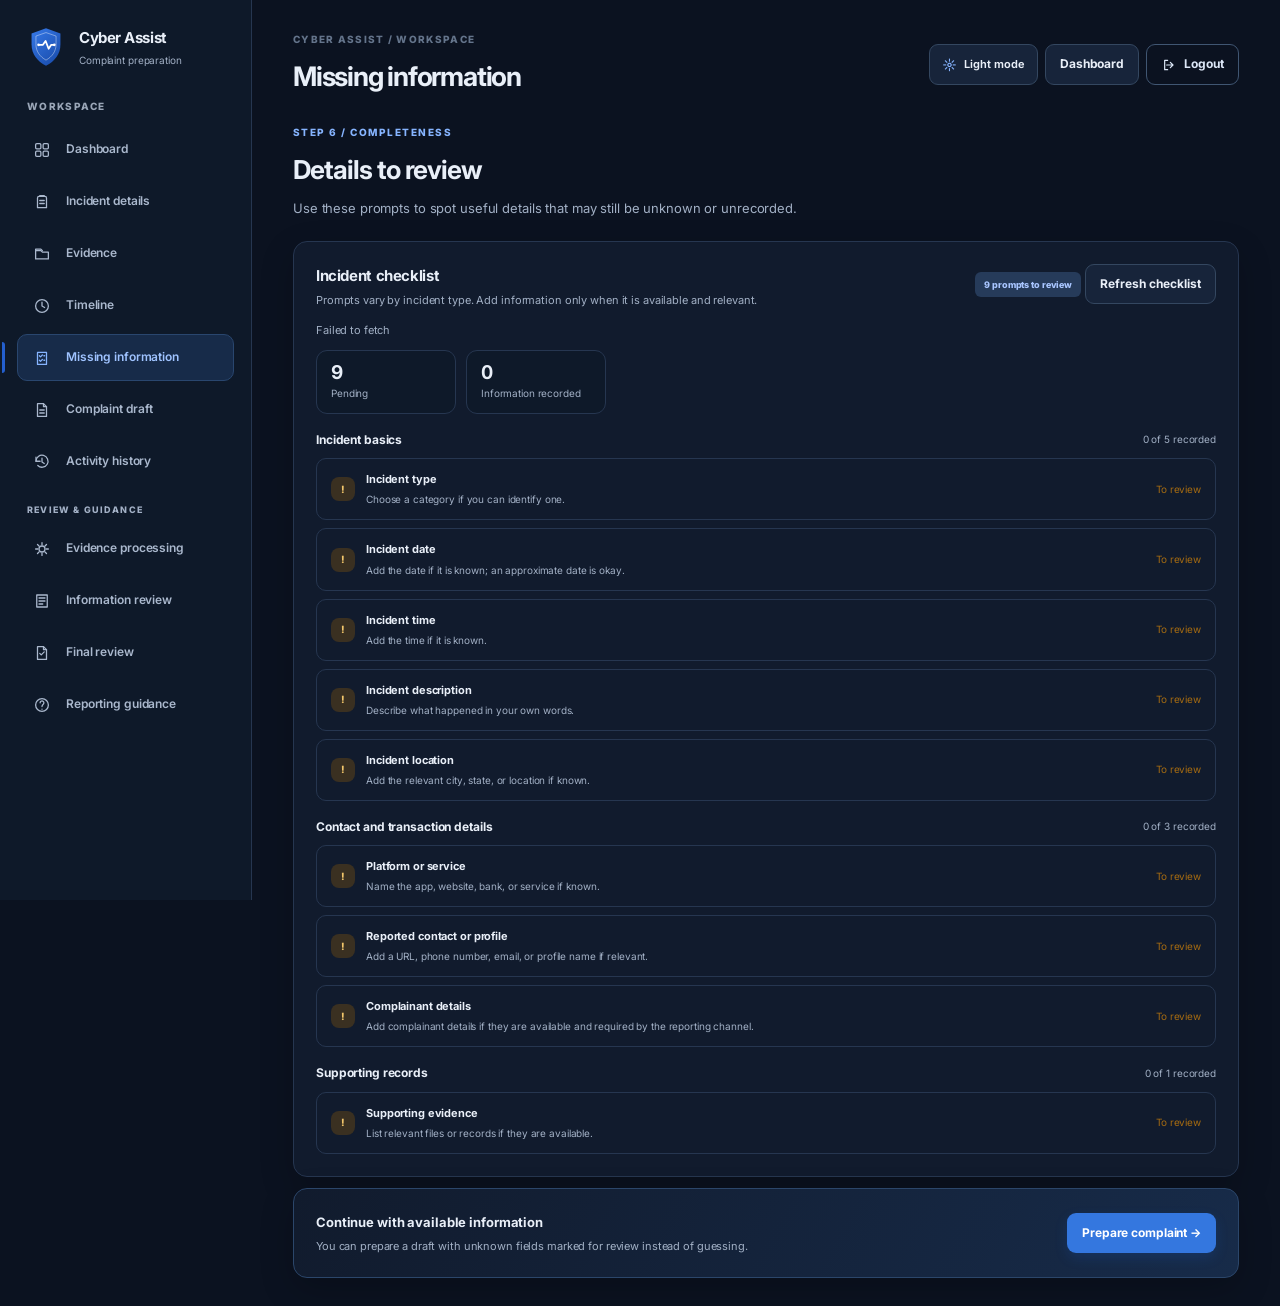
<file: missing-info.html>
<!doctype html><html lang="en"><head><meta charset="utf-8"><meta name="viewport" content="width=device-width,initial-scale=1"><title>Missing information | Cyber Assist</title><link rel="stylesheet" href="css/styles.css"></head><body><div class="app-shell">
    <aside class="sidebar">
      <a class="brand" href="dashboard.html"><img class="brand-logo" src="assets/cyber-assist-logo.svg" alt=""><span class="brand-copy"><b>Cyber Assist</b><small>Complaint preparation</small></span></a>
      <div class="side-label">WORKSPACE</div>
      <nav class="nav">
<a class="nav-link" href="dashboard.html"><span class="nav-code">DB</span><span>Dashboard</span></a>
<a class="nav-link" href="incident.html"><span class="nav-code">ID</span><span>Incident details</span></a>
<a class="nav-link" href="evidence.html"><span class="nav-code">EV</span><span>Evidence</span></a>
<a class="nav-link" href="timeline.html"><span class="nav-code">TL</span><span>Timeline</span></a>
<a class="nav-link active" href="missing-info.html"><span class="nav-code">MI</span><span>Missing information</span></a>
<a class="nav-link" href="complaint.html"><span class="nav-code">CD</span><span>Complaint draft</span></a>
<a class="nav-link" href="history.html"><span class="nav-code">LH</span><span>Activity history</span></a>
</nav>
    </aside><main class="main">
        <header class="topbar"><div><div class="breadcrumb">CYBER ASSIST / WORKSPACE</div><h1>Missing information</h1></div><div class="topbar-actions"><button class="theme-toggle" type="button" data-theme-toggle aria-label="Switch colour theme"><span class="theme-glyph">◐</span><span class="theme-label">Dark mode</span></button><a class="btn secondary" href="dashboard.html">Dashboard</a></div></header>
        
        <section class="page-intro"><div class="eyebrow">STEP 6 / COMPLETENESS</div><h2>Details to review</h2><p>Use these prompts to spot useful details that may still be unknown or unrecorded.</p></section>
        <section class="panel"><div class="section-heading"><div><h3>Incident checklist</h3><p>Prompts vary by incident type. Add information only when it is available and relevant.</p></div><div><span id="missingBadge" class="step-tag" aria-live="polite">0 prompts to review</span> <button class="btn secondary small" id="refreshMissing" type="button">Refresh checklist</button></div></div><p id="missingStatus" class="inline-note" role="status" aria-live="polite"></p><div class="missing-summary" aria-live="polite"><div><strong id="missingPendingCount">0</strong><span>Pending</span></div><div><strong id="missingCompletedCount">0</strong><span>Information recorded</span></div></div><div id="missingChecks" class="missing-checks"></div></section>
        <section class="next-card panel"><div><b>Continue with available information</b><p>You can prepare a draft with unknown fields marked for review instead of guessing.</p></div><a class="btn primary" href="complaint.html">Prepare complaint →</a></section>
        </main></div><div class="toast" id="toast" role="status" aria-live="polite"></div><script src="js/app.js"></script></body></html>
</file>
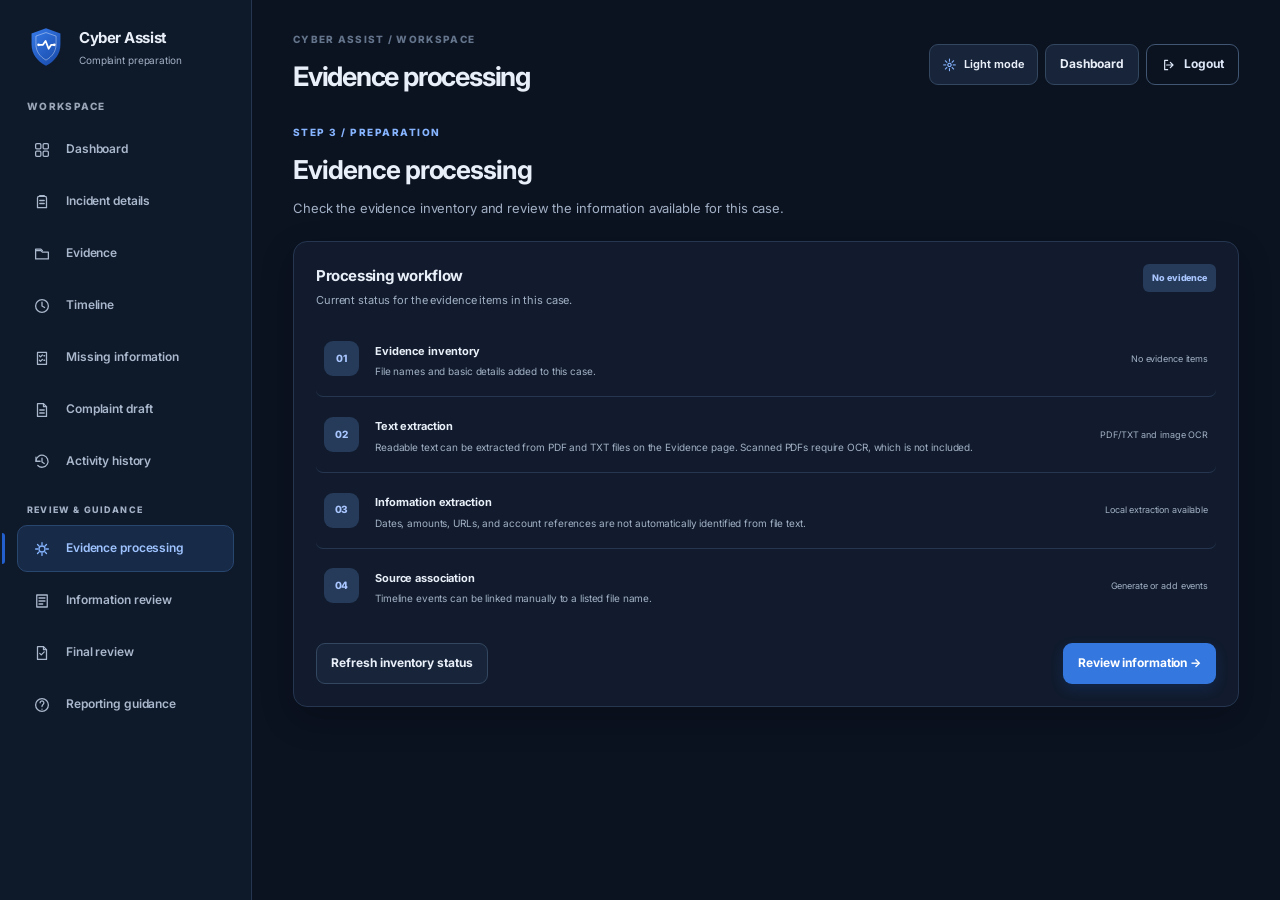
<file: processing.html>
<!doctype html><html lang="en"><head><meta charset="utf-8"><meta name="viewport" content="width=device-width,initial-scale=1"><title>Evidence processing | Cyber Assist</title><link rel="stylesheet" href="css/styles.css"></head><body><div class="app-shell">
    <aside class="sidebar">
      <a class="brand" href="dashboard.html"><img class="brand-logo" src="assets/cyber-assist-logo.svg" alt=""><span class="brand-copy"><b>Cyber Assist</b><small>Complaint preparation</small></span></a>
      <div class="side-label">WORKSPACE</div>
      <nav class="nav">
<a class="nav-link" href="dashboard.html"><span class="nav-code">DB</span><span>Dashboard</span></a>
<a class="nav-link" href="incident.html"><span class="nav-code">ID</span><span>Incident details</span></a>
<a class="nav-link" href="evidence.html"><span class="nav-code">EV</span><span>Evidence</span></a>
<a class="nav-link" href="timeline.html"><span class="nav-code">TL</span><span>Timeline</span></a>
<a class="nav-link" href="missing-info.html"><span class="nav-code">MI</span><span>Missing information</span></a>
<a class="nav-link" href="complaint.html"><span class="nav-code">CD</span><span>Complaint draft</span></a>
<a class="nav-link" href="history.html"><span class="nav-code">LH</span><span>Activity history</span></a>
</nav>
    </aside><main class="main">
        <header class="topbar"><div><div class="breadcrumb">CYBER ASSIST / WORKSPACE</div><h1>Evidence processing</h1></div><div class="topbar-actions"><button class="theme-toggle" type="button" data-theme-toggle aria-label="Switch colour theme"><span class="theme-glyph">◐</span><span class="theme-label">Dark mode</span></button><a class="btn secondary" href="dashboard.html">Dashboard</a></div></header>
        
        <section class="page-intro"><div class="eyebrow">STEP 3 / PREPARATION</div><h2>Evidence processing</h2><p>Check the evidence inventory and review the information available for this case.</p></section>
        <section class="panel process-panel"><div class="section-heading"><div><h3>Processing workflow</h3><p>Current status for the evidence items in this case.</p></div><span id="processStatus" class="step-tag">No evidence</span></div>
          <div class="process-steps" id="processSteps">
            <div class="process-step"><span class="process-number">01</span><div><b>Evidence inventory</b><p>File names and basic details added to this case.</p></div><span class="process-state">No evidence items</span></div>
            <div class="process-step"><span class="process-number">02</span><div><b>Text extraction</b><p>Readable text can be extracted from PDF and TXT files on the Evidence page. Scanned PDFs require OCR, which is not included.</p></div><span class="process-state">Available for PDF/TXT</span></div>
            <div class="process-step"><span class="process-number">03</span><div><b>Information extraction</b><p>Dates, amounts, URLs, and account references are not automatically identified from file text.</p></div><span class="process-state">Not connected</span></div>
            <div class="process-step"><span class="process-number">04</span><div><b>Source association</b><p>Timeline events can be linked manually to a listed file name.</p></div><span class="process-state">Manual only</span></div>
          </div><div class="process-actions"><button class="btn secondary" id="runDemoProcessing" type="button">Refresh inventory status</button><a class="btn primary" href="extracted-info.html">Review information →</a></div>
        </section>
        </main></div><div class="toast" id="toast" role="status" aria-live="polite"></div><script src="js/app.js"></script></body></html>
</file>
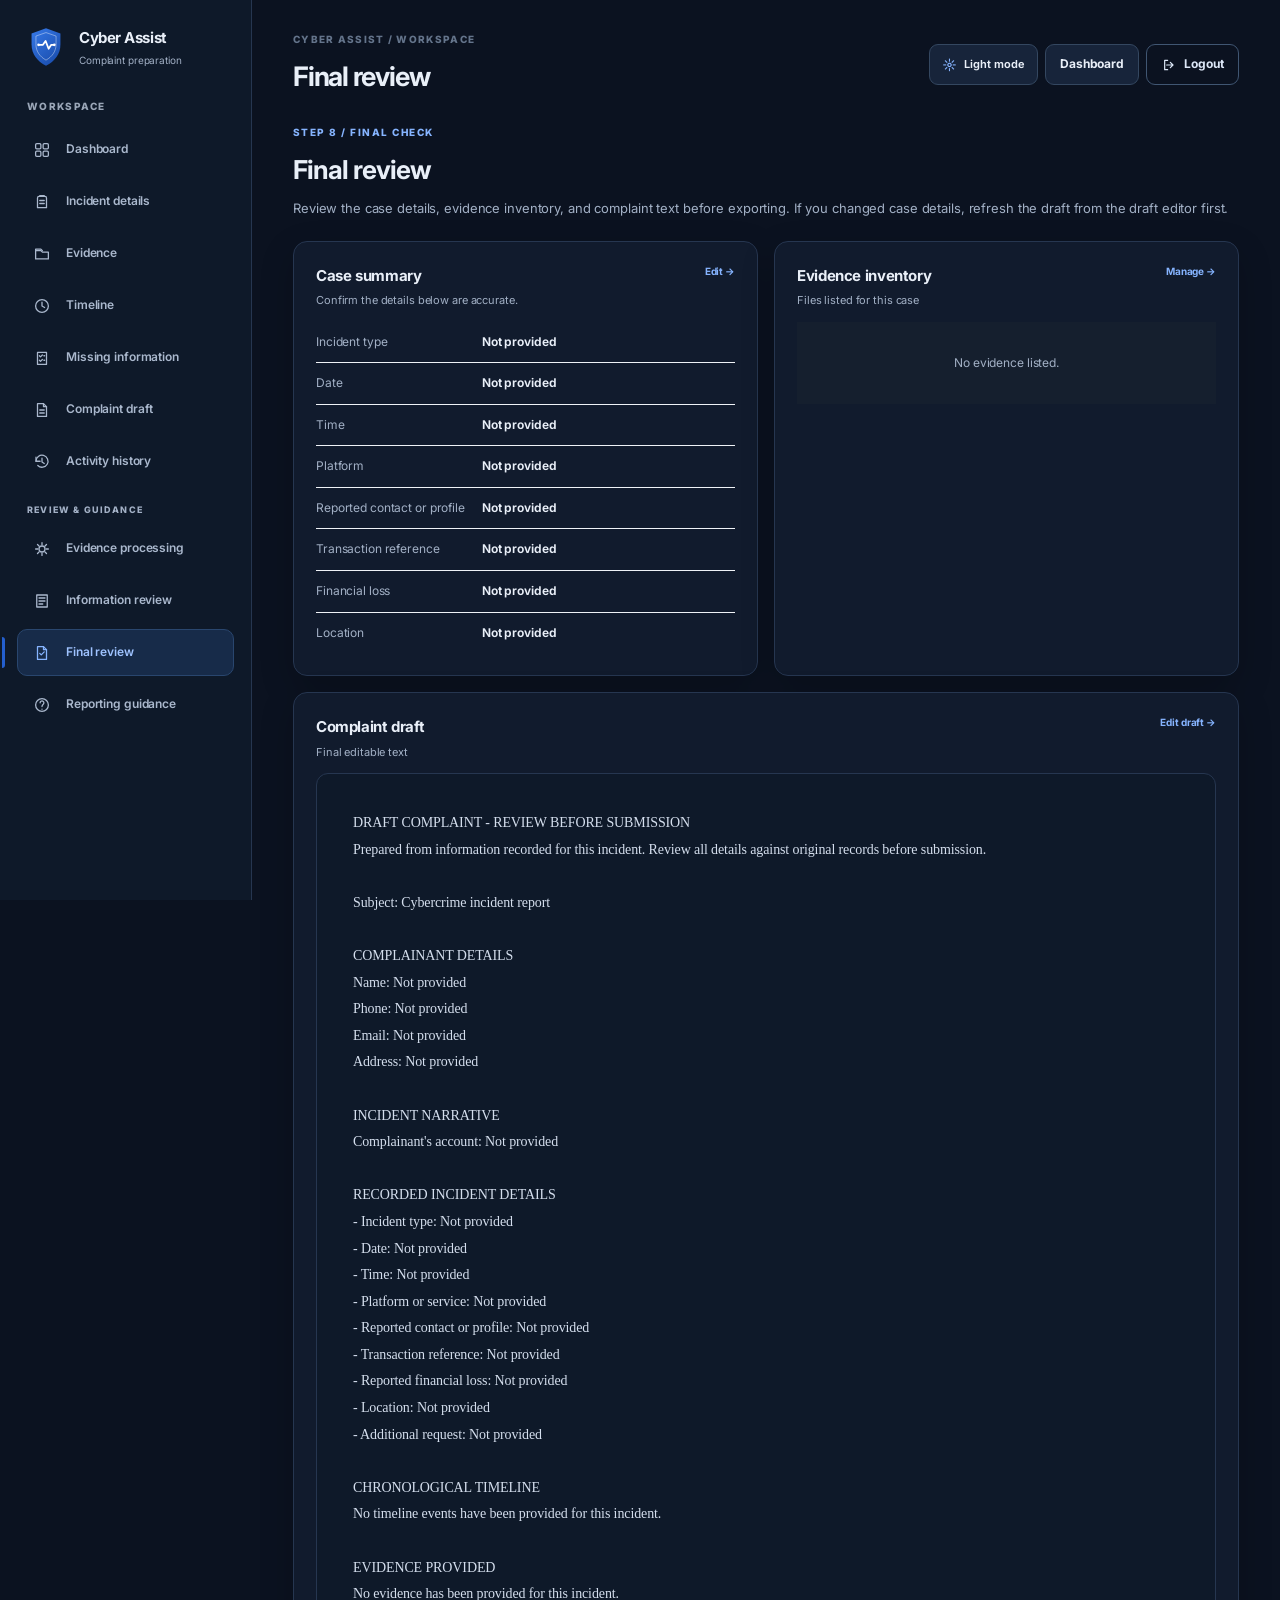
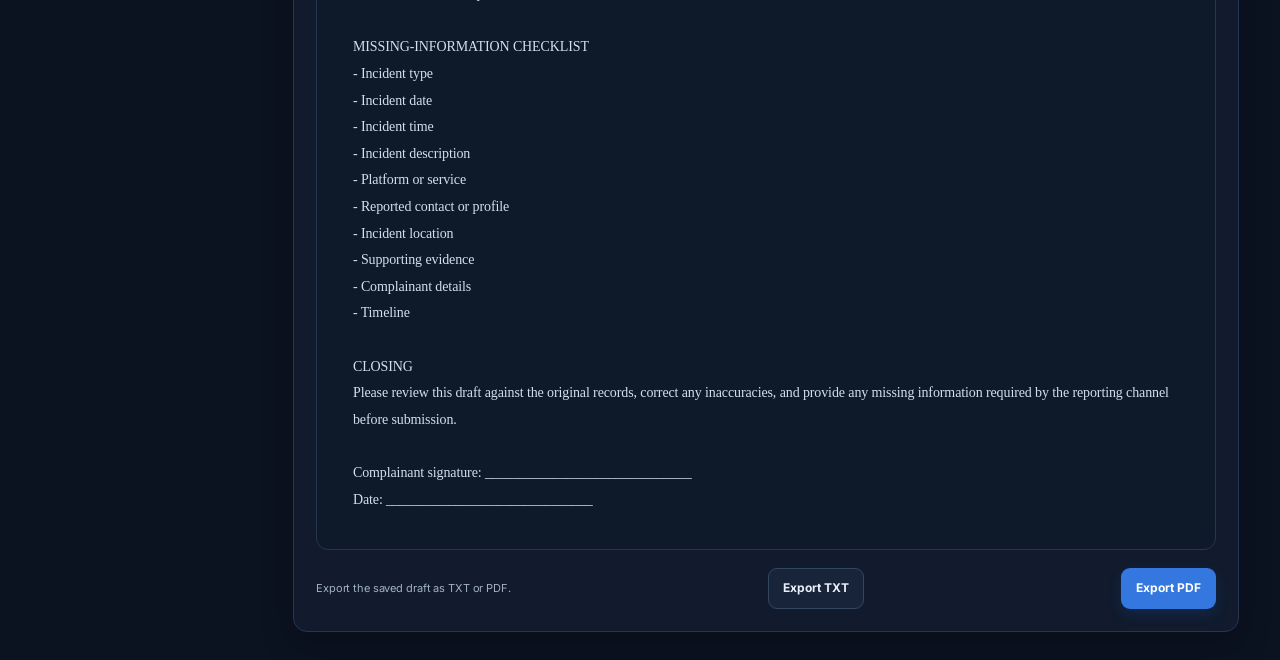
<file: review.html>
<!doctype html><html lang="en"><head><meta charset="utf-8"><meta name="viewport" content="width=device-width,initial-scale=1"><title>Final review | Cyber Assist</title><link rel="stylesheet" href="css/styles.css"></head><body><div class="app-shell">
    <aside class="sidebar">
      <a class="brand" href="dashboard.html"><img class="brand-logo" src="assets/cyber-assist-logo.svg" alt=""><span class="brand-copy"><b>Cyber Assist</b><small>Complaint preparation</small></span></a>
      <div class="side-label">WORKSPACE</div>
      <nav class="nav">
<a class="nav-link" href="dashboard.html"><span class="nav-code">DB</span><span>Dashboard</span></a>
<a class="nav-link" href="incident.html"><span class="nav-code">ID</span><span>Incident details</span></a>
<a class="nav-link" href="evidence.html"><span class="nav-code">EV</span><span>Evidence</span></a>
<a class="nav-link" href="timeline.html"><span class="nav-code">TL</span><span>Timeline</span></a>
<a class="nav-link" href="missing-info.html"><span class="nav-code">MI</span><span>Missing information</span></a>
<a class="nav-link" href="complaint.html"><span class="nav-code">CD</span><span>Complaint draft</span></a>
<a class="nav-link" href="history.html"><span class="nav-code">LH</span><span>Activity history</span></a>
</nav>
    </aside><main class="main">
        <header class="topbar"><div><div class="breadcrumb">CYBER ASSIST / WORKSPACE</div><h1>Final review</h1></div><div class="topbar-actions"><button class="theme-toggle" type="button" data-theme-toggle aria-label="Switch colour theme"><span class="theme-glyph">◐</span><span class="theme-label">Dark mode</span></button><a class="btn secondary" href="dashboard.html">Dashboard</a></div></header>
        
        <section class="page-intro"><div class="eyebrow">STEP 8 / FINAL CHECK</div><h2>Final review</h2><p>Review the case details, evidence inventory, and complaint text before exporting. If you changed case details, refresh the draft from the draft editor first.</p></section>
        <section class="review-grid"><div class="panel"><div class="section-heading"><div><h3>Case summary</h3><p>Confirm the details below are accurate.</p></div><a class="text-link" href="incident.html">Edit →</a></div><div id="reviewFacts" class="detail-list"></div></div><div class="panel"><div class="section-heading"><div><h3>Evidence inventory</h3><p>Files listed for this case</p></div><a class="text-link" href="evidence.html">Manage →</a></div><div id="reviewEvidence" class="compact-list"></div></div><div class="panel full-span"><div class="section-heading"><div><h3>Complaint draft</h3><p>Final editable text</p></div><a class="text-link" href="complaint.html">Edit draft →</a></div><div id="reviewDraft" class="review-draft"></div><div class="form-actions"><span class="inline-note">Export the saved draft as TXT or PDF.</span><button class="btn secondary" id="exportFinal" type="button">Export TXT</button><button class="btn primary" id="exportFinalPdf" type="button">Export PDF</button></div></div></section>
        </main></div><div class="toast" id="toast" role="status" aria-live="polite"></div><script src="js/app.js"></script></body></html>
</file>
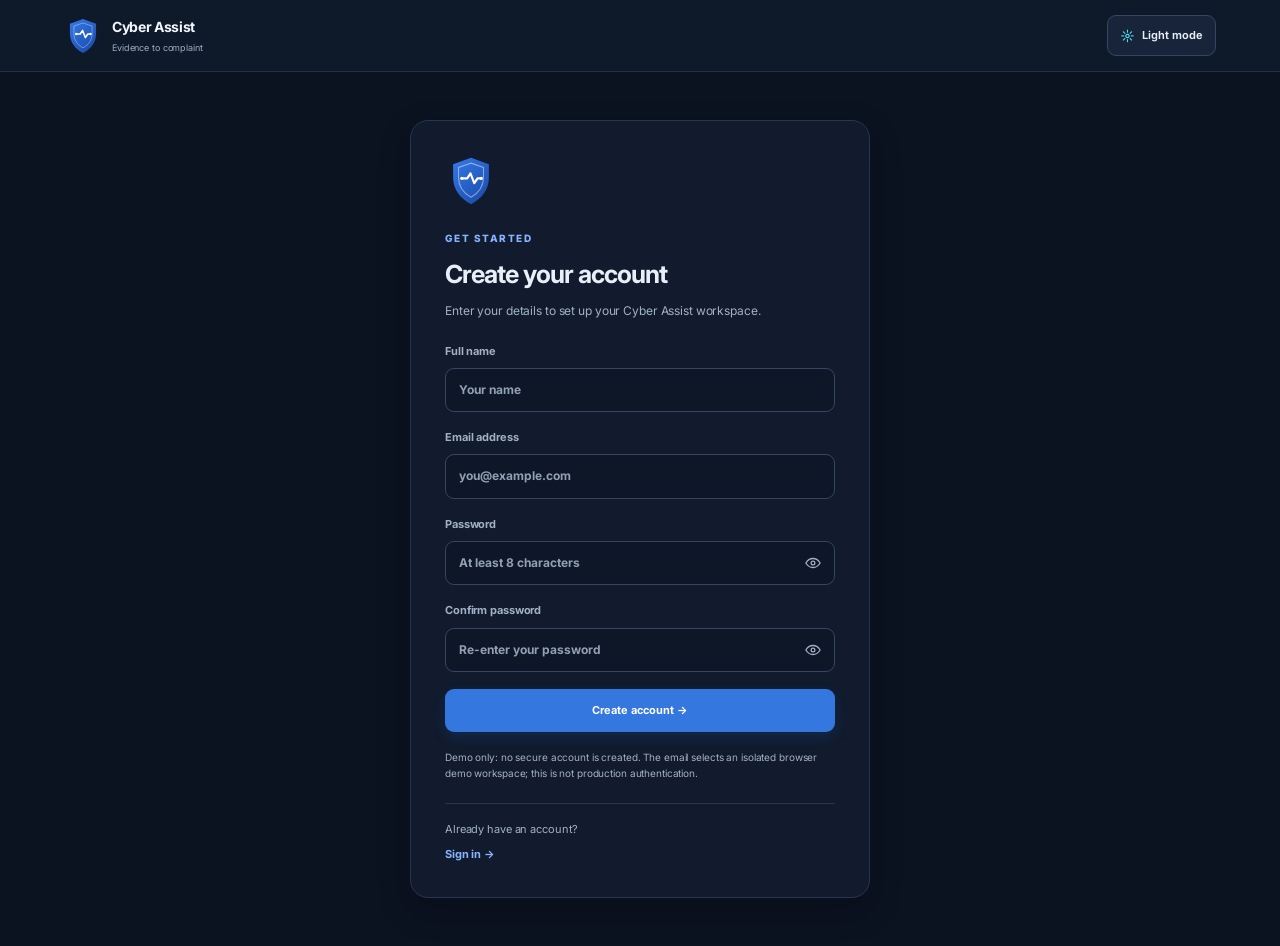
<file: signup.html>
<!doctype html>
<html lang="en">

<head>
    <meta charset="utf-8">
    <meta name="viewport" content="width=device-width,initial-scale=1">
    <title>Create account | Cyber Assist</title>
    <link rel="stylesheet" href="css/styles.css">
</head>

<body class="public-page login-page signup-page">
    <header class="public-nav"><a class="public-brand" href="index.html"><img src="assets/cyber-assist-logo.svg"
                alt="Cyber Assist logo"><span><b>Cyber Assist</b><small>Evidence to complaint</small></span></a>
        <div class="public-actions"><button class="theme-toggle" type="button" data-theme-toggle
                aria-label="Switch colour theme"><span class="theme-glyph">◐</span><span class="theme-label">Dark
                    mode</span></button></div>
    </header>
    <main class="login-main">
        <section class="login-card panel">
            <img class="login-logo" src="assets/cyber-assist-logo.svg" alt="">
            <div class="eyebrow">GET STARTED</div>
            <h2>Create your account</h2>
            <p>Enter your details to set up your Cyber Assist workspace.</p>
            <form id="signupForm">
                <label>Full name<input type="text" id="signupName" placeholder="Your name" required autocomplete="name"></label>
                <label>Email address<input type="email" id="signupEmail" placeholder="you@example.com" required autocomplete="email"></label>
                <label>Password
                    <span class="password-field"><input type="password" id="signupPassword" placeholder="At least 8 characters" required minlength="8" autocomplete="new-password"><button class="password-toggle" type="button" data-password-toggle="signupPassword" aria-label="Show password" aria-pressed="false"><svg viewBox="0 0 24 24" aria-hidden="true"><path d="M2.5 12s3.4-6 9.5-6 9.5 6 9.5 6-3.4 6-9.5 6-9.5-6-9.5-6Z"/><circle cx="12" cy="12" r="2.5"/></svg></button></span>
                </label>
                <label>Confirm password
                    <span class="password-field"><input type="password" id="signupPasswordConfirm" placeholder="Re-enter your password" required minlength="8" autocomplete="new-password"><button class="password-toggle" type="button" data-password-toggle="signupPasswordConfirm" aria-label="Show password" aria-pressed="false"><svg viewBox="0 0 24 24" aria-hidden="true"><path d="M2.5 12s3.4-6 9.5-6 9.5 6 9.5 6-3.4 6-9.5 6-9.5-6-9.5-6Z"/><circle cx="12" cy="12" r="2.5"/></svg></button></span>
                </label>
                <small class="form-error" id="signupFeedback" role="status" aria-live="polite" hidden></small>
                <button class="btn primary full large" type="submit">Create account →</button>
                <small class="login-helper">Demo only: no secure account is created. The email selects an isolated browser demo workspace; this is not production authentication.</small>
            </form>
            <div class="login-bottom"><span>Already have an account?</span><a href="login.html">Sign in →</a></div>
        </section>
    </main>
    <script src="js/app.js"></script>
</body>

</html>
</file>
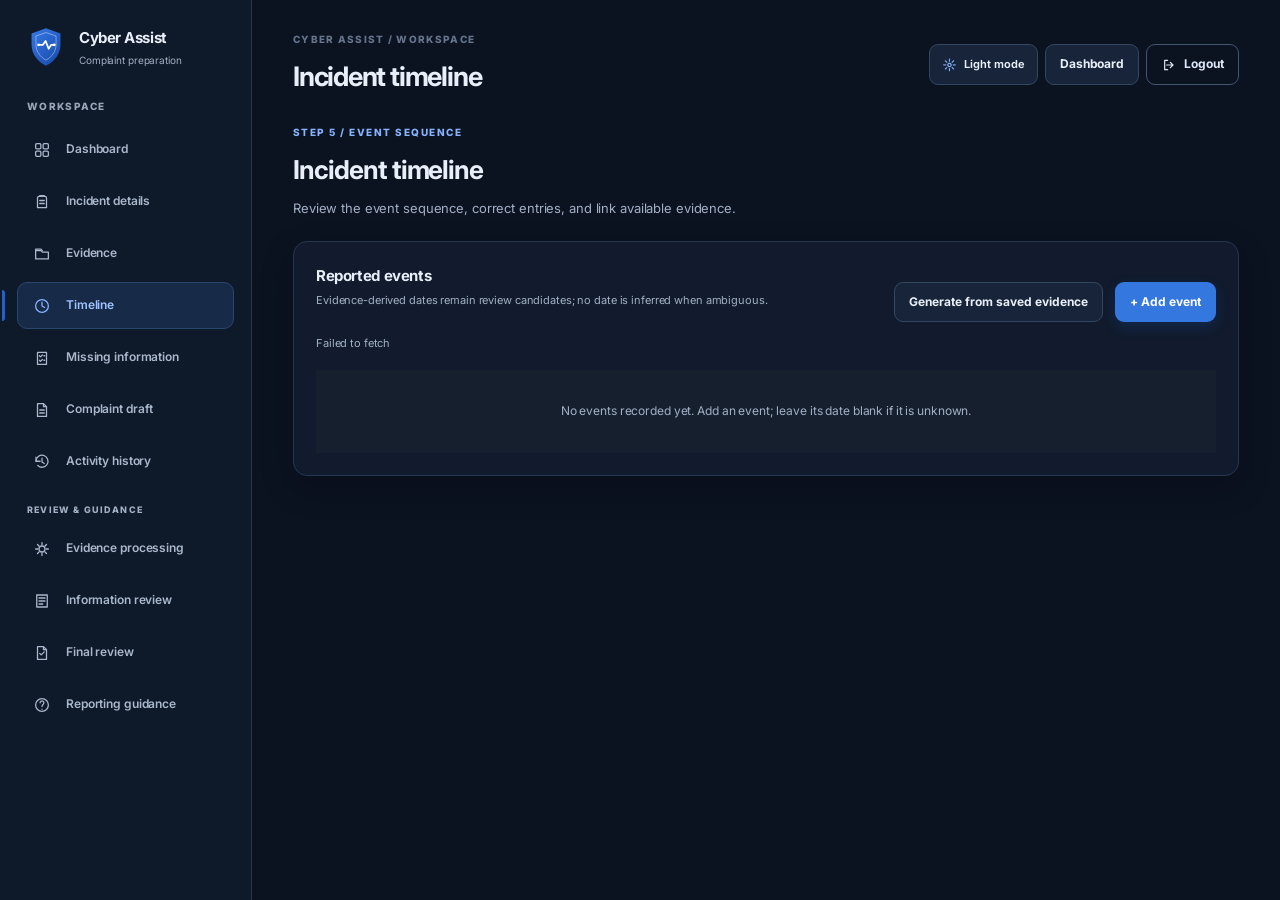
<file: timeline.html>
<!doctype html><html lang="en"><head><meta charset="utf-8"><meta name="viewport" content="width=device-width,initial-scale=1"><title>Incident timeline | Cyber Assist</title><link rel="stylesheet" href="css/styles.css"></head><body><div class="app-shell">
    <aside class="sidebar">
      <a class="brand" href="dashboard.html"><img class="brand-logo" src="assets/cyber-assist-logo.svg" alt=""><span class="brand-copy"><b>Cyber Assist</b><small>Complaint preparation</small></span></a>
      <div class="side-label">WORKSPACE</div>
      <nav class="nav">
<a class="nav-link" href="dashboard.html"><span class="nav-code">DB</span><span>Dashboard</span></a>
<a class="nav-link" href="incident.html"><span class="nav-code">ID</span><span>Incident details</span></a>
<a class="nav-link" href="evidence.html"><span class="nav-code">EV</span><span>Evidence</span></a>
<a class="nav-link active" href="timeline.html"><span class="nav-code">TL</span><span>Timeline</span></a>
<a class="nav-link" href="missing-info.html"><span class="nav-code">MI</span><span>Missing information</span></a>
<a class="nav-link" href="complaint.html"><span class="nav-code">CD</span><span>Complaint draft</span></a>
<a class="nav-link" href="history.html"><span class="nav-code">LH</span><span>Activity history</span></a>
</nav>
    </aside><main class="main">
        <header class="topbar"><div><div class="breadcrumb">CYBER ASSIST / WORKSPACE</div><h1>Incident timeline</h1></div><div class="topbar-actions"><button class="theme-toggle" type="button" data-theme-toggle aria-label="Switch colour theme"><span class="theme-glyph">◐</span><span class="theme-label">Dark mode</span></button><a class="btn secondary" href="dashboard.html">Dashboard</a></div></header>
        
        <section class="page-intro"><div class="eyebrow">STEP 5 / EVENT SEQUENCE</div><h2>Incident timeline</h2><p>Review the event sequence, correct entries, and link available evidence.</p></section>
        <section class="panel"><div class="section-heading"><div><h3>Reported events</h3><p>Evidence-derived dates remain review candidates; no date is inferred when ambiguous.</p></div><div class="form-actions"><button class="btn secondary small" id="generateTimeline" type="button">Generate from saved evidence</button><button class="btn primary small" id="addTimelineEvent" type="button">+ Add event</button></div></div><p id="timelineStatus" class="inline-note" role="status" aria-live="polite"></p><div id="timelineEvents" class="timeline-list"></div></section>
        <section class="panel add-event-panel" id="eventFormPanel" hidden><h3 id="timelineFormTitle">Add timeline event</h3><form id="timelineForm" class="form-grid"><label>Date (if known)<input id="eventDate" type="date"></label><label>Time (optional)<input id="eventTime" type="time"></label><label class="full">Event description<input id="eventDescription" required placeholder="Describe what happened"></label><label class="full">Link supporting evidence (optional)<select id="eventEvidenceSource"><option value="">No evidence linked</option></select><small class="field-hint">The link records the selected file name; the file content is not analyzed.</small></label><div class="full form-actions"><button class="btn secondary" id="cancelEvent" type="button">Cancel</button><button class="btn primary" id="saveTimelineEvent" type="submit">Add event</button></div></form></section>
        </main></div><div class="toast" id="toast" role="status" aria-live="polite"></div><script src="js/app.js"></script></body></html>
</file>
<file: css/styles.css>
@import url('https://fonts.googleapis.com/css2?family=Inter:wght@400;500;600;700;800&display=swap');
:root{--bg:#f4f7fb;--surface:#fff;--line:#e5ebf3;--text:#18263d;--muted:#718097;--blue:#1769e8;--blue2:#0f55c8;--blue-soft:#edf4ff;--green:#14835d;--shadow:0 7px 24px rgba(27,53,91,.045)}
*{box-sizing:border-box}body{margin:0;background:var(--bg);font-family:Inter,system-ui,-apple-system,"Segoe UI",sans-serif;color:var(--text);font-size:13px}a{color:inherit;text-decoration:none}button,input,select,textarea{font:inherit}button{cursor:pointer}
.app-shell{min-height:100vh;display:grid;grid-template-columns:248px minmax(0,1fr)}.sidebar{position:sticky;top:0;height:100vh;background:#fff;border-right:1px solid var(--line);padding:24px 16px;display:flex;flex-direction:column;gap:28px;overflow-y:auto}.brand{display:flex;align-items:center;gap:11px;padding:0 7px}.brand-mark{height:40px;width:40px;display:grid;place-items:center;border-radius:12px;background:linear-gradient(145deg,#1672ef,#5a9cff);color:white;font-weight:800;font-size:13px;letter-spacing:-.04em}.brand-copy b{display:block;font-size:14px}.brand-copy small{display:block;color:var(--muted);font-size:10px;margin-top:4px}.side-label{padding:0 10px;margin-bottom:-18px;font-size:9px;letter-spacing:.15em;color:#9aa6b7;font-weight:800}.nav{display:grid;gap:5px}.nav-link{display:flex;align-items:center;gap:11px;padding:10px;border-radius:9px;color:#6c7a90;font-size:11px;font-weight:600;transition:.15s}.nav-link:hover,.nav-link.active{background:var(--blue-soft);color:var(--blue)}.nav-code{width:25px;height:25px;display:grid;place-items:center;background:#f3f6fa;border-radius:7px;color:#6e7c91;font-size:9px;font-weight:800}.nav-link.active .nav-code{background:#dceaff;color:var(--blue)}.sidebar-bottom{margin-top:auto;display:flex;align-items:center;gap:9px;border:1px solid var(--line);background:#fafcff;border-radius:10px;padding:12px}.online-dot{height:7px;width:7px;border-radius:50%;background:#1caa74}.sidebar-bottom b{display:block;font-size:10px}.sidebar-bottom small{display:block;color:var(--muted);font-size:10px;margin-top:3px}
.main{padding:29px clamp(18px,3vw,42px) 20px;min-width:0;max-width:1680px;width:100%;margin:0 auto}.topbar{display:flex;align-items:center;justify-content:space-between;gap:20px;margin-bottom:26px}.breadcrumb{font-size:9px;letter-spacing:.14em;color:var(--blue);font-weight:800;margin-bottom:8px}.topbar h1{font-size:clamp(22px,2vw,30px);letter-spacing:-.045em;margin:0;font-weight:750}.topbar-actions{display:flex;gap:9px;flex-wrap:wrap}.user-pill{display:flex;align-items:center;gap:8px;border-left:1px solid var(--line);padding-left:14px;margin-left:4px;color:#6e7a8d;font-size:11px}.avatar{height:30px;width:30px;display:grid;place-items:center;background:#e7efff;color:var(--blue);font-weight:800;border-radius:50%}.btn{display:inline-flex;align-items:center;justify-content:center;gap:7px;border:1px solid transparent;border-radius:8px;padding:10px 13px;font-size:11px;font-weight:700;transition:.15s;white-space:nowrap}.btn:hover{transform:translateY(-1px)}.primary{background:var(--blue);color:#fff;box-shadow:0 4px 10px #1769e81c}.primary:hover{background:var(--blue2)}.secondary{background:#fff;border-color:#dfe6f0;color:#53627a}.small{padding:8px 10px;font-size:10px}.full{width:100%}.panel{background:var(--surface);border:1px solid var(--line);border-radius:13px;box-shadow:var(--shadow);padding:20px;min-width:0}.eyebrow{font-size:9px;letter-spacing:.15em;color:var(--blue);font-weight:800;margin-bottom:9px}.page-intro{margin-bottom:20px}.page-intro h2,.welcome-row h2{font-size:25px;letter-spacing:-.04em;margin:0}.page-intro p,.welcome-row p{font-size:12px;color:var(--muted);line-height:1.6;margin:8px 0 0}.welcome-row{display:flex;align-items:center;justify-content:space-between;gap:16px;margin-bottom:20px}
.hero{display:grid;grid-template-columns:1.1fr .9fr;gap:25px;align-items:center;padding:clamp(24px,4vw,48px);min-height:340px;background:linear-gradient(110deg,#fff 0%,#fff 54%,#f1f6ff 100%);overflow:hidden}.hero h2{font-size:clamp(30px,4vw,48px);line-height:1.12;letter-spacing:-.055em;margin:0;max-width:620px}.hero h2 span{color:var(--blue)}.hero-copy>p{font-size:13px;line-height:1.8;color:var(--muted);max-width:500px;margin:17px 0 23px}.hero-actions{display:flex;gap:10px;flex-wrap:wrap}.hero-meta{display:flex;align-items:center;gap:8px;color:#7e8ca0;font-size:10px;margin-top:22px}.small-dot{height:6px;width:6px;border-radius:50%;background:#1ba879}.meta-sep{height:13px;width:1px;background:#dbe2ec;margin:0 3px}.hero-visual{min-height:270px;display:grid;place-items:center;position:relative;background:radial-gradient(circle,#e1edff 0,rgba(225,237,255,.55) 38%,transparent 70%)}.document-card{width:min(270px,80%);background:#fff;border:1px solid #dbe5f3;border-radius:12px;padding:19px;box-shadow:0 22px 50px #17417d16;transform:rotate(2deg)}.doc-top{display:flex;justify-content:space-between;align-items:center;border-bottom:1px solid #edf1f6;padding-bottom:13px}.doc-mark{font-size:10px;font-weight:800;color:var(--blue);border:1px solid #dbe8ff;padding:5px 7px;border-radius:6px}.doc-status{font-size:8px;color:#8d9ab0;letter-spacing:.1em}.doc-title{font-weight:800;font-size:18px;margin:17px 0}.doc-line{height:6px;width:72%;border-radius:5px;background:#e8eef7;margin:9px 0}.doc-line.wide{width:95%}.doc-line.mid{width:54%}.doc-section{font-size:10px;font-weight:700;margin-top:22px;margin-bottom:9px}.doc-evidence{display:flex;align-items:center;gap:9px;padding:9px;background:#f8faff;border:1px solid #edf1f7;border-radius:7px;margin-top:7px}.doc-evidence>span{background:#e7f0ff;color:var(--blue);font-size:8px;font-weight:800;padding:7px 5px;border-radius:5px}.doc-evidence b{font-size:9px;display:block}.doc-evidence small{font-size:8px;color:var(--muted);display:block;margin-top:3px}.floating-tag{position:absolute;right:0;bottom:28px;background:#fff;border:1px solid var(--line);padding:11px 14px;border-radius:9px;font-size:10px;font-weight:700;box-shadow:var(--shadow)}
.feature-grid{display:grid;grid-template-columns:repeat(4,minmax(0,1fr));gap:13px;margin-top:16px}.feature{display:block;padding:18px;transition:.15s}.feature:hover{transform:translateY(-2px);border-color:#c9daf7}.feature-code{font-size:10px;font-weight:800;color:var(--blue);background:var(--blue-soft);padding:7px 8px;border-radius:6px;display:inline-block}.feature h3{font-size:13px;margin:17px 0 7px}.feature p{font-size:11px;line-height:1.7;color:var(--muted);min-height:55px;margin:0}.feature-link{font-size:10px;color:var(--blue);font-weight:700;display:flex;justify-content:space-between;margin-top:15px}.workflow-panel{margin-top:16px}.section-heading{display:flex;align-items:flex-start;justify-content:space-between;gap:14px;margin-bottom:17px}.section-heading h3{font-size:14px;margin:0;letter-spacing:-.02em}.section-heading p{font-size:10px;color:var(--muted);margin:5px 0 0;line-height:1.5}.text-link,.text-btn{font-size:10px;font-weight:700;color:var(--blue);background:none;border:0;padding:0;white-space:nowrap}.workflow-steps{display:flex;align-items:center;gap:13px}.workflow-steps>div{display:grid;grid-template-columns:30px 1fr;column-gap:9px;align-items:center;min-width:0}.workflow-steps i{grid-row:span 2;display:grid;place-items:center;width:30px;height:30px;border-radius:9px;background:#eaf2ff;color:var(--blue);font-style:normal;font-size:11px;font-weight:800}.workflow-steps b{font-size:10px}.workflow-steps small{font-size:9px;color:var(--muted);margin-top:3px}.workflow-steps>span{height:1px;background:#dfe7f2;flex:1;min-width:10px}
.stats-grid{display:grid;grid-template-columns:repeat(4,minmax(0,1fr));gap:13px;margin-bottom:16px}.stat-card{background:#fff;border:1px solid var(--line);border-radius:12px;padding:16px;box-shadow:var(--shadow)}.stat-label{font-size:10px;color:var(--muted);font-weight:600;display:block}.stat-card strong{display:block;font-size:24px;letter-spacing:-.04em;margin:9px 0 4px}.stat-card small{font-size:9px;color:#98a3b3}.status-green{font-size:17px!important;color:var(--green)}.dashboard-grid{display:grid;grid-template-columns:repeat(2,minmax(0,1fr));gap:15px}.detail-list{display:grid;gap:0}.detail-row{display:grid;grid-template-columns:145px minmax(0,1fr);gap:12px;padding:10px 0;border-bottom:1px solid #eff2f7;font-size:11px}.detail-row:last-child{border-bottom:0}.detail-row span{color:var(--muted)}.detail-row b{font-weight:650;overflow-wrap:anywhere}.progress-list{display:grid;gap:13px}.progress-row{display:grid;grid-template-columns:22px minmax(0,1fr) auto;gap:9px;align-items:center}.progress-icon{height:21px;width:21px;display:grid;place-items:center;border-radius:6px;background:#f1f5f9;color:#8190a4;font-size:9px;font-weight:800}.progress-icon.done{background:#e7f8ef;color:var(--green)}.progress-row b{display:block;font-size:10px}.progress-row small{display:block;font-size:9px;color:var(--muted);margin-top:3px}.progress-state{font-size:9px;color:#8b98aa}.compact-list{display:grid;gap:8px}.compact-row{display:flex;align-items:center;gap:10px;padding:9px;border:1px solid #edf1f6;border-radius:8px}.compact-icon{width:31px;height:33px;border-radius:7px;background:#edf4ff;color:var(--blue);display:grid;place-items:center;font-size:8px;font-weight:800;flex:none}.compact-row b{display:block;font-size:10px;overflow-wrap:anywhere}.compact-row small{display:block;color:var(--muted);font-size:9px;margin-top:3px}.draft-snippet{font-size:11px;line-height:1.7;color:#63718a;max-height:145px;overflow:hidden;white-space:pre-wrap}
.form-panel{padding:23px}.form-grid{display:grid;grid-template-columns:repeat(2,minmax(0,1fr));gap:17px}.form-grid label,.login-card label,.editor-label{display:grid;gap:7px;font-size:10px;font-weight:700;color:#50617a;min-width:0}.form-grid .full{grid-column:1/-1}input,select,textarea{width:100%;border:1px solid #dce4ee;border-radius:8px;padding:11px 12px;background:#fff;color:var(--text);outline:none;font-size:11px;min-width:0}input::placeholder,textarea::placeholder{color:#a3adbb}input:focus,select:focus,textarea:focus{border-color:#75a3fa;box-shadow:0 0 0 3px #1769e812}textarea{resize:vertical;line-height:1.65}.form-actions{display:flex;justify-content:space-between;align-items:center;gap:12px;margin-top:18px}.inline-note{font-size:10px;color:#8a97a9}.inline-note.pending{color:var(--blue)}.inline-note.success{color:var(--green)}.inline-note.error{color:#b42318;font-weight:600}.next-card{display:flex;align-items:center;justify-content:space-between;gap:20px;margin-top:15px;background:#fafdff}.next-card b{font-size:12px}.next-card p{font-size:10px;color:var(--muted);line-height:1.6;margin:5px 0 0}.step-tag{font-size:9px;color:var(--blue);background:#edf4ff;border-radius:6px;padding:7px 9px;font-weight:800;white-space:nowrap}
.upload-zone{min-height:160px;border:1px dashed #b8ccec;border-radius:11px;background:#f8fbff;display:flex;flex-direction:column;align-items:center;justify-content:center;gap:8px;cursor:pointer;text-align:center}.upload-zone:hover{background:#f0f6ff;border-color:var(--blue)}.upload-symbol{width:36px;height:36px;border-radius:10px;background:#e5efff;color:var(--blue);display:grid;place-items:center;font-size:22px}.upload-zone b{font-size:12px}.upload-zone span{font-size:10px;color:var(--muted)}.upload-zone small{font-size:9px;color:#9ba7b7;max-width:400px;line-height:1.5}.evidence-list-heading{margin-top:24px;align-items:center}.table-wrap{width:100%;overflow:auto}.data-table{width:100%;border-collapse:collapse;min-width:570px}.data-table th{text-align:left;background:#f8faff;color:#7b899d;font-size:9px;letter-spacing:.03em;padding:11px;border-bottom:1px solid var(--line)}.data-table td{font-size:10px;padding:12px 11px;border-bottom:1px solid #edf1f6;vertical-align:middle}.data-table tr:last-child td{border-bottom:0}.file-name-cell{display:flex;align-items:center;gap:9px;font-weight:700}.delete-btn{border:1px solid #e5eaf2;border-radius:6px;background:#fff;color:#8794a7;padding:5px 8px;font-size:9px}.delete-btn:hover{color:#c33}.empty-table{text-align:center;color:#9aa6b7;padding:25px!important}.process-steps{display:grid;gap:0}.process-step{display:grid;grid-template-columns:38px minmax(0,1fr) 110px;gap:13px;align-items:center;border-bottom:1px solid #edf1f6;padding:17px 0}.process-step:last-child{border-bottom:0}.process-number{width:35px;height:35px;display:grid;place-items:center;border-radius:9px;background:#eff5ff;color:var(--blue);font-size:10px;font-weight:800}.process-step b{font-size:11px}.process-step p{font-size:10px;line-height:1.5;color:var(--muted);margin:4px 0 0}.process-state{font-size:9px;color:#8a97a9;text-align:right}.process-state.complete{color:var(--green);font-weight:800}.process-actions{display:flex;justify-content:space-between;gap:10px;margin-top:20px}.missing-checks{display:grid;gap:9px}.missing-row{display:flex;align-items:flex-start;gap:11px;padding:13px;border:1px solid #edf1f6;border-radius:9px}.missing-mark{width:22px;height:22px;display:grid;place-items:center;border-radius:7px;background:#fff5df;color:#b7791f;font-size:10px;font-weight:800;flex:none}.missing-row.done .missing-mark{background:#e8f8f0;color:var(--green)}.missing-row b{display:block;font-size:11px}.missing-row p{font-size:10px;color:var(--muted);line-height:1.5;margin:4px 0 0}.guidance-grid{display:grid;grid-template-columns:repeat(2,minmax(0,1fr));gap:15px}.guidance-card{position:relative}.guidance-number{font-size:10px;font-weight:800;color:var(--blue);background:var(--blue-soft);padding:7px 8px;border-radius:6px;display:inline-block}.guidance-card h3{font-size:13px;margin:15px 0 7px}.guidance-card p{font-size:11px;color:var(--muted);line-height:1.7;margin:0 0 16px}.guidance-detail{font-size:10px;line-height:1.7;color:#52627a;background:#f8faff;border:1px solid #e9eff8;border-radius:8px;padding:12px;margin-top:12px}.draft-layout{display:grid;grid-template-columns:minmax(0,1.4fr) minmax(240px,.6fr);gap:15px;align-items:start}.editor-label textarea{font-family:Georgia,serif;font-size:12px;line-height:1.8}.draft-sidebar{display:grid;gap:12px}.draft-sidebar h3{font-size:13px;margin:0}.draft-sidebar .full{width:100%}.review-grid{display:grid;grid-template-columns:repeat(2,minmax(0,1fr));gap:15px}.full-span{grid-column:1/-1}.review-draft{white-space:pre-wrap;font-family:Georgia,serif;font-size:12px;line-height:1.8;background:#fbfcff;border:1px solid #edf1f6;border-radius:9px;padding:17px;color:#44516a}.timeline-list{display:grid}.timeline-event{display:grid;grid-template-columns:100px 18px minmax(0,1fr);gap:12px;padding:0 0 21px}.timeline-event:last-child{padding-bottom:0}.timeline-date{font-size:10px;color:#62738b;font-weight:700;padding-top:2px}.timeline-rail{display:flex;justify-content:center;position:relative}.timeline-rail:before{content:"";position:absolute;top:9px;bottom:-12px;width:1px;background:#dce7f7}.timeline-event:last-child .timeline-rail:before{display:none}.timeline-dot{position:relative;z-index:1;width:10px;height:10px;border:2px solid var(--blue);border-radius:50%;background:#fff}.timeline-body b{font-size:11px}.timeline-body p{font-size:10px;color:var(--muted);line-height:1.6;margin:5px 0 0}.add-event-panel{margin-top:15px}.add-event-panel h3{font-size:13px;margin:0 0 16px}.login-wrap{min-height:70vh;display:grid;place-items:center}.login-card{width:min(100%,420px);padding:30px}.login-brand{display:flex;gap:13px;align-items:center;margin-bottom:25px}.login-brand h2{font-size:18px;margin:0}.login-brand p{font-size:11px;color:var(--muted);margin:6px 0 0}.login-card form{display:grid;gap:16px}.form-foot{font-size:10px;line-height:1.6;color:var(--muted);margin:0}.footer{text-align:center;color:#a1acba;font-size:9px;padding:24px 0 0}
@media(max-width:1100px){.app-shell{grid-template-columns:210px minmax(0,1fr)}.feature-grid{grid-template-columns:repeat(2,minmax(0,1fr))}.stats-grid{grid-template-columns:repeat(2,minmax(0,1fr))}.hero{grid-template-columns:1fr .8fr}.workflow-steps{gap:7px}.workflow-steps>span{min-width:6px}}
@media(max-width:760px){.app-shell{grid-template-columns:1fr}.sidebar{height:auto;position:static;padding:13px;gap:13px;border-right:0;border-bottom:1px solid var(--line)}.nav{grid-template-columns:repeat(2,minmax(0,1fr));gap:4px}.nav-link{font-size:10px;padding:8px}.sidebar-bottom,.side-label{display:none}.main{padding:20px 13px}.topbar{align-items:flex-start;flex-direction:column}.topbar-actions{width:100%}.hero{grid-template-columns:1fr;padding:23px}.hero-visual{min-height:220px}.feature-grid,.dashboard-grid,.guidance-grid,.review-grid,.draft-layout{grid-template-columns:1fr}.stats-grid{gap:8px}.stat-card{padding:12px}.stat-card strong{font-size:20px}.form-grid{grid-template-columns:1fr}.form-grid .full{grid-column:auto}.workflow-steps{display:grid;grid-template-columns:1fr 1fr}.workflow-steps>span{display:none}.next-card{align-items:flex-start;flex-direction:column}.full-span{grid-column:auto}.process-step{grid-template-columns:34px minmax(0,1fr)}.process-state{grid-column:2;text-align:left}.form-actions,.process-actions{align-items:stretch;flex-direction:column}.detail-row{grid-template-columns:115px minmax(0,1fr)}}


/* Product polish: restrained motion, clearer hierarchy, less template-like styling */
:root{
  --bg:#f5f7fa;--surface:#fff;--line:#e6eaf0;--text:#202b3c;--muted:#788496;
  --blue:#245fce;--blue2:#194fae;--blue-soft:#edf3ff;--shadow:0 2px 8px rgba(25,43,70,.035);
}
body{letter-spacing:-.008em}
.app-shell{animation:app-enter .36s ease both}
.sidebar{background:#fbfcfe;border-right-color:#e7ebf1;padding-top:27px}
.brand-mark{border-radius:10px;background:#245fce;box-shadow:none}
.nav-link{position:relative;border-radius:7px;transition:background .18s ease,color .18s ease,transform .18s ease}
.nav-link:hover{transform:translateX(2px);background:#f0f4fa}
.nav-link.active{background:#eaf1ff;color:#1d56bd}
.nav-link.active:before{content:"";position:absolute;left:-16px;top:7px;bottom:7px;width:3px;background:#245fce;border-radius:0 3px 3px 0}
.nav-code{background:#f0f2f6;border-radius:6px}
.nav-link.active .nav-code{background:#dce7ff}
.main{max-width:1600px}
.topbar{margin-bottom:30px}
.topbar h1{font-weight:700;letter-spacing:-.05em}
.breadcrumb{color:#64748b;letter-spacing:.12em}
.btn{border-radius:7px;transition:background .16s ease,border-color .16s ease,box-shadow .16s ease,transform .16s ease}
.btn:hover{transform:translateY(-1px)}
.primary{background:#245fce;box-shadow:0 2px 4px rgba(36,95,206,.12)}
.primary:hover{background:#194fae;box-shadow:0 4px 12px rgba(36,95,206,.18)}
.secondary{border-color:#dce2eb}
.panel,.stat-card{box-shadow:0 1px 2px rgba(22,38,63,.025);transition:border-color .18s ease,box-shadow .18s ease}
.panel:hover{border-color:#dce3ed}
.hero{background:#fff;min-height:355px;position:relative}
.hero:after{content:"";position:absolute;left:0;top:0;bottom:0;width:4px;background:#245fce;opacity:.9}
.hero h2{font-size:clamp(31px,3.6vw,44px);line-height:1.13}
.hero-visual{background:radial-gradient(ellipse at center,#eef4ff 0,rgba(238,244,255,.45) 42%,transparent 70%)}
.document-card{border-radius:9px;box-shadow:0 14px 35px rgba(31,57,94,.09);animation:float-card 6s ease-in-out infinite}
.floating-tag{border-radius:7px;animation:tag-arrive .7s .2s both}
.feature{border-radius:10px;box-shadow:none}
.feature:hover{box-shadow:0 8px 22px rgba(29,57,98,.055)}
.feature-code{border-radius:5px}
.workflow-panel{box-shadow:none}
.stat-card{border-radius:10px;position:relative;overflow:hidden}
.stat-card:before{content:"";position:absolute;left:0;top:0;bottom:0;width:2px;background:#d9e5fb}
.stat-card strong{font-variant-numeric:tabular-nums}
.section-heading h3,.panel h3{letter-spacing:-.025em}
input,select,textarea{border-radius:7px;transition:border-color .16s ease,box-shadow .16s ease}
input:focus,select:focus,textarea:focus{box-shadow:0 0 0 3px rgba(36,95,206,.09)}
.upload-zone{border-radius:9px;transition:background .18s ease,border-color .18s ease,transform .18s ease}
.upload-zone.dragover{background:#eaf2ff;border-color:#245fce;transform:scale(1.006)}
.data-table tbody tr{transition:background .15s ease}
.data-table tbody tr:hover{background:#f8faff}
.compact-row{transition:border-color .16s ease,background .16s ease}
.compact-row:hover{background:#fbfcff;border-color:#dfe6f1}
.progress-row{border-radius:7px;padding:4px;transition:background .16s ease}
.progress-row:hover{background:#f8faff}
.timeline-event{animation:rise-in .35s ease both}
.timeline-event:nth-child(2){animation-delay:.05s}.timeline-event:nth-child(3){animation-delay:.1s}.timeline-event:nth-child(4){animation-delay:.15s}
.process-step{transition:background .15s ease;padding-left:8px;padding-right:8px;border-radius:7px}
.process-step:hover{background:#fafcff}
.missing-row{transition:border-color .16s ease,background .16s ease}
.missing-row:hover{border-color:#dce4ef;background:#fcfdff}
.guidance-card{transition:transform .18s ease,box-shadow .18s ease}
.guidance-card:hover{transform:translateY(-2px);box-shadow:0 7px 18px rgba(25,43,70,.045)}
.guidance-detail{animation:reveal .22s ease both}
.login-card{box-shadow:0 12px 38px rgba(25,43,70,.06)}
.toast{position:fixed;right:24px;bottom:24px;z-index:1000;background:#202b3c;color:#fff;border-radius:8px;padding:12px 15px;font-size:11px;box-shadow:0 8px 25px rgba(20,32,50,.16);opacity:0;transform:translateY(8px);pointer-events:none;transition:opacity .2s ease,transform .2s ease}
.toast.show{opacity:1;transform:translateY(0)}
[hidden]{display:none!important}
@keyframes app-enter{from{opacity:0;transform:translateY(5px)}to{opacity:1;transform:translateY(0)}}
@keyframes rise-in{from{opacity:0;transform:translateY(5px)}to{opacity:1;transform:translateY(0)}}
@keyframes float-card{0%,100%{transform:translateY(0) rotate(2deg)}50%{transform:translateY(-5px) rotate(1deg)}}
@keyframes tag-arrive{from{opacity:0;transform:translateY(7px)}to{opacity:1;transform:translateY(0)}}
@keyframes reveal{from{opacity:0;transform:translateY(-3px)}to{opacity:1;transform:translateY(0)}}
@media(prefers-reduced-motion:reduce){*,*::before,*::after{animation-duration:.01ms!important;animation-iteration-count:1!important;scroll-behavior:auto!important;transition-duration:.01ms!important}}

body.page-leaving .app-shell{opacity:.72;transform:translateY(2px);transition:opacity .12s ease,transform .12s ease}


/* Public landing page and theme controls */
.brand-logo{width:40px;height:40px;display:block;flex:none}
.theme-toggle{display:inline-flex;align-items:center;justify-content:center;gap:7px;border:1px solid var(--line);background:var(--surface);color:var(--text);border-radius:7px;padding:9px 11px;font-size:10px;font-weight:650;transition:background .18s ease,border-color .18s ease}
.theme-toggle:hover{border-color:#a9bfe7;background:var(--blue-soft)}
.theme-glyph{font-size:14px;color:var(--blue)}
.public-page{--bg:#f7f8fb;background:var(--bg)}
.public-nav{min-height:76px;display:flex;align-items:center;justify-content:space-between;gap:24px;padding:0 clamp(20px,5vw,78px);background:var(--surface);border-bottom:1px solid var(--line)}
.public-brand{display:flex;align-items:center;gap:10px;flex:none}
.public-brand img{width:38px;height:38px}
.public-brand b{display:block;font-size:13px;letter-spacing:-.025em}
.public-brand small{display:block;font-size:9px;color:var(--muted);margin-top:4px}
.public-links{display:flex;align-items:center;gap:27px}
.public-links a{font-size:11px;color:var(--muted);transition:color .15s ease}
.public-links a:hover{color:var(--blue)}
.public-actions{display:flex;align-items:center;gap:9px}
.public-main{max-width:1320px;margin:0 auto;padding:32px clamp(18px,4vw,54px) 55px}
.public-hero{display:grid;grid-template-columns:1.04fr .96fr;gap:35px;align-items:center;min-height:390px;padding:28px 0 35px}
.public-hero-copy{padding:10px 0}
.public-hero .eyebrow{display:flex;align-items:center;gap:9px;color:#64748b}
.eyebrow-line{width:22px;height:2px;background:var(--blue);display:inline-block}
.public-hero h1{font-size:clamp(34px,4.2vw,54px);line-height:1.08;letter-spacing:-.06em;margin:0;max-width:700px}
.public-hero h1 span{color:var(--blue)}
.public-hero-copy>p{font-size:13px;line-height:1.85;color:var(--muted);max-width:490px;margin:20px 0 23px}
.btn.large{padding:12px 16px;font-size:11px}
.plain-link{font-size:11px;font-weight:650;color:#61718a;padding:9px 2px;transition:color .15s ease}
.plain-link:hover{color:var(--blue)}
.public-hero .hero-actions{align-items:center}
.trust-line{display:flex;align-items:center;gap:8px;color:#7c899b;font-size:10px;margin-top:24px}
.status-dot{width:7px;height:7px;border-radius:50%;background:#1d9a6c;display:inline-block;flex:none}
.trust-divider{height:13px;width:1px;background:var(--line);margin:0 5px}
.public-hero-art{min-height:320px;display:grid;place-items:center;position:relative;background:radial-gradient(ellipse at center,#eaf1ff 0,rgba(234,241,255,.5) 40%,transparent 72%)}
.art-window{width:min(390px,87%);background:var(--surface);border:1px solid var(--line);border-radius:10px;box-shadow:0 18px 42px rgba(26,48,81,.10);padding:17px 19px;transform:rotate(-1deg);animation:float-card 7s ease-in-out infinite}
.art-window-top{display:flex;align-items:center;gap:10px;color:#8b97a8;font-size:8px;letter-spacing:.11em;border-bottom:1px solid var(--line);padding-bottom:12px}
.window-dots{display:flex;gap:4px}.window-dots i{width:5px;height:5px;border-radius:50%;background:#d4dbe6}
.art-badge{margin-left:auto;color:var(--blue);background:var(--blue-soft);border-radius:4px;padding:5px 6px;font-weight:800}
.art-title-row{display:flex;align-items:center;justify-content:space-between;margin:18px 0}
.art-title-row small{font-size:8px;color:#8996a9;letter-spacing:.08em}.art-title-row h3{font-size:18px;margin:5px 0 0;letter-spacing:-.04em}
.art-doc-icon{height:38px;width:34px;border:1px solid #d8e5ff;background:#f1f6ff;color:var(--blue);border-radius:6px;display:grid;place-items:center;font-size:8px;font-weight:800}
.art-rule{height:1px;background:var(--line);margin-bottom:8px}
.art-field{display:flex;justify-content:space-between;gap:10px;padding:12px 0;border-bottom:1px solid #f0f2f6;font-size:10px}
.art-field span{color:var(--muted)}.art-field b{font-size:10px;font-weight:650}
.art-progress{height:4px;background:#edf1f7;border-radius:4px;margin:16px 0 15px;overflow:hidden}.art-progress span{display:block;width:72%;height:100%;background:var(--blue);border-radius:4px}
.art-window-bottom{display:flex;align-items:center;gap:7px;color:var(--muted);font-size:8px}.art-window-bottom img{width:19px;height:19px}.art-window-bottom b{margin-left:auto;font-weight:650}
.art-note{position:absolute;right:-2px;bottom:16px;display:flex;align-items:center;gap:10px;padding:12px 14px;background:var(--surface);border:1px solid var(--line);border-radius:8px;box-shadow:0 8px 24px rgba(26,48,81,.07);animation:tag-arrive .7s .2s both}
.note-mark{width:25px;height:25px;display:grid;place-items:center;border-radius:6px;background:var(--blue-soft);color:var(--blue);font-size:14px}
.art-note b{display:block;font-size:9px}.art-note small{display:block;font-size:8px;color:var(--muted);margin-top:4px}
.overview-strip{border:1px solid var(--line);background:var(--surface);border-radius:10px;padding:19px 21px;box-shadow:0 2px 7px rgba(25,43,70,.025)}
.overview-strip-head{display:flex;justify-content:space-between;align-items:center;gap:10px;margin-bottom:14px}
.overview-strip-head>span{font-size:9px;letter-spacing:.12em;color:#66758c;font-weight:800}.overview-strip-head small{font-size:9px;color:var(--muted)}
.overview-table{border-collapse:collapse;width:100%;table-layout:fixed}
.overview-table th{text-align:left;color:#8995a6;font-size:8px;letter-spacing:.1em;font-weight:800;padding:11px 12px;border-bottom:1px solid var(--line);border-top:1px solid #f1f3f7}
.overview-table td{padding:13px 12px 3px;vertical-align:top;border-right:1px solid var(--line)}
.overview-table td:last-child{border-right:0}.overview-table td b{display:block;font-size:11px;font-weight:700}.overview-table td small{display:block;font-size:9px;color:var(--muted);margin-top:6px;line-height:1.5}
.public-features{padding:72px 0 64px}
.section-intro{max-width:560px;margin-bottom:24px}.section-intro h2,.how-section h2{font-size:clamp(25px,3vw,35px);letter-spacing:-.05em;line-height:1.18;margin:0}.section-intro p,.how-section>div>p{font-size:12px;line-height:1.8;color:var(--muted);margin:12px 0 0}
.public-feature-grid{display:grid;grid-template-columns:repeat(4,minmax(0,1fr));border-top:1px solid var(--line);border-bottom:1px solid var(--line)}
.public-feature-grid article{padding:22px 20px 24px 0;border-right:1px solid var(--line);margin-right:20px}.public-feature-grid article:last-child{border-right:0;margin-right:0}
.feature-index{font-size:9px;color:var(--blue);font-weight:800;letter-spacing:.1em}.public-feature-grid h3{font-size:12px;margin:17px 0 8px}.public-feature-grid p{font-size:10px;line-height:1.75;color:var(--muted);margin:0;max-width:230px}
.how-section{display:grid;grid-template-columns:.9fr 1.1fr;gap:70px;align-items:start;padding:30px 0 12px}.how-section>div>p{max-width:440px;margin-bottom:22px}
.how-list{list-style:none;padding:0;margin:0;border-top:1px solid var(--line)}.how-list li{display:flex;align-items:flex-start;gap:15px;padding:17px 0;border-bottom:1px solid var(--line)}
.how-list li>span{height:27px;width:27px;display:grid;place-items:center;border:1px solid #dce6f8;border-radius:7px;color:var(--blue);font-size:10px;font-weight:800;flex:none}
.how-list b{display:block;font-size:11px}.how-list small{display:block;font-size:10px;line-height:1.6;color:var(--muted);margin-top:5px}
.public-footer{display:flex;align-items:center;justify-content:space-between;gap:20px;border-top:1px solid var(--line);background:var(--surface);padding:18px clamp(20px,5vw,78px)}
.public-footer>span{font-size:9px;color:var(--muted)}.public-footer>a:last-child{font-size:10px;font-weight:700;color:var(--blue)}
.login-main{max-width:1150px;margin:0 auto;min-height:calc(100vh - 160px);padding:48px 24px;display:grid;grid-template-columns:1fr;justify-items:center;align-items:center}
.signup-page{min-height:100vh;display:flex;flex-direction:column}
.signup-page .login-main{flex:1}
.login-side-copy h1{font-size:clamp(31px,4vw,47px);line-height:1.1;letter-spacing:-.055em;max-width:500px;margin:0}
.login-side-copy>p{font-size:12px;color:var(--muted);line-height:1.8;max-width:440px;margin:17px 0 26px}
.login-mini-list{border-top:1px solid var(--line);max-width:430px}.login-mini-list div{display:flex;align-items:center;gap:14px;border-bottom:1px solid var(--line);padding:12px 0}.login-mini-list span{font-size:9px;color:var(--blue);font-weight:800}.login-mini-list b{font-size:10px}
.login-card{padding:30px;border-radius:11px}.login-logo{width:44px;height:44px;margin-bottom:18px}.login-card h2{font-size:21px;letter-spacing:-.04em;margin:0}.login-card>p{font-size:11px;color:var(--muted);margin:8px 0 22px}.login-card form{display:grid;gap:15px}.login-helper{font-size:9px;color:var(--muted);line-height:1.6}.login-bottom{display:flex;flex-direction:column;gap:8px;border-top:1px solid var(--line);margin-top:22px;padding-top:17px;font-size:10px;color:var(--muted)}.login-bottom a{color:var(--blue);font-weight:700}
body[data-theme="dark"]{--bg:#0f1623;--surface:#1a2637;--line:#3a4a62;--text:#e8eef8;--muted:#a7b6cc;--blue:#86b1ff;--blue2:#a2c1ff;--blue-soft:#263b5d;--shadow:0 2px 8px rgba(0,0,0,.2);background:var(--bg);color:var(--text)}
body[data-theme="dark"] .sidebar,body[data-theme="dark"] .public-nav,body[data-theme="dark"] .public-footer{background:#151f2e}
body[data-theme="dark"] .nav-code{background:#202b3a;color:#a7b5c9}
body[data-theme="dark"] .nav-link.active .nav-code{background:#2c4265;color:#a9c6ff}
body[data-theme="dark"] .nav-link:hover{background:#202b3a}
body[data-theme="dark"] .hero,body[data-theme="dark"] .overview-strip,body[data-theme="dark"] .panel,body[data-theme="dark"] .stat-card,body[data-theme="dark"] .art-window,body[data-theme="dark"] .art-note,body[data-theme="dark"] .login-card{background:var(--surface);border-color:var(--line)}
body[data-theme="dark"] .hero{background:var(--surface)}
body[data-theme="dark"] .public-hero-art{background:radial-gradient(ellipse at center,#23334d 0,rgba(35,51,77,.42) 42%,transparent 72%)}
body[data-theme="dark"] .art-doc-icon,body[data-theme="dark"] .note-mark,body[data-theme="dark"] .art-badge{background:#243a5b;color:#a9c6ff;border-color:#344b6d}
body[data-theme="dark"] .art-field,body[data-theme="dark"] .art-window-top,body[data-theme="dark"] .art-window-bottom{border-color:var(--line)}
body[data-theme="dark"] .art-progress{background:#303b4c}
body[data-theme="dark"] .overview-table th{border-color:var(--line)}
body[data-theme="dark"] .overview-table td{border-color:var(--line)}
body[data-theme="dark"] .overview-table td small,body[data-theme="dark"] .public-feature-grid p,body[data-theme="dark"] .how-list small{color:var(--muted)}
body[data-theme="dark"] .public-feature-grid,body[data-theme="dark"] .public-feature-grid article,body[data-theme="dark"] .how-list,body[data-theme="dark"] .how-list li,body[data-theme="dark"] .login-mini-list,body[data-theme="dark"] .login-mini-list div{border-color:var(--line)}
body[data-theme="dark"] input,body[data-theme="dark"] select,body[data-theme="dark"] textarea{background:#111b2b;border-color:#3a4c65;color:var(--text)}
body[data-theme="dark"] .secondary,body[data-theme="dark"] .theme-toggle{background:#202d40;color:var(--text);border-color:#3a4c65}
body[data-theme="dark"] .primary{background:#356fda;color:white}
body[data-theme="dark"] .upload-zone{background:#172337;border-color:#3a4d69}
body[data-theme="dark"] .data-table th{background:#202b3a;color:#a9b7cb}
body[data-theme="dark"] .data-table td{border-color:var(--line)}
body[data-theme="dark"] .data-table tbody tr:hover,body[data-theme="dark"] .compact-row:hover,body[data-theme="dark"] .progress-row:hover{background:#202b3a}
body[data-theme="dark"] .review-draft,body[data-theme="dark"] .guidance-detail,body[data-theme="dark"] .empty-table{background:#151f2e;border-color:var(--line);color:var(--muted)}
body[data-theme="dark"] .next-card{background:#22334a}
body[data-theme="dark"] .art-line,body[data-theme="dark"] .doc-line{background:#344154}
body[data-theme="light"]{color-scheme:light}
body[data-theme="dark"]{color-scheme:dark;--green:#61c999}
body[data-theme="dark"] .form-grid label,body[data-theme="dark"] .login-card label,body[data-theme="dark"] .editor-label,body[data-theme="dark"] .plain-link,body[data-theme="dark"] .progress-state,body[data-theme="dark"] .process-state,body[data-theme="dark"] .inline-note,body[data-theme="dark"] .overview-table th,body[data-theme="dark"] .overview-strip-head>span,body[data-theme="dark"] .trust-line,body[data-theme="dark"] .public-hero .eyebrow,body[data-theme="dark"] .art-title-row small{color:var(--muted)}
body[data-theme="dark"] .inline-note.pending{color:var(--blue)}
body[data-theme="dark"] .inline-note.success{color:var(--green)}
body[data-theme="dark"] .inline-note.error{color:#ff9b9b}
body[data-theme="dark"] .plain-link:hover{color:var(--blue)}
body[data-theme="dark"] .progress-icon{background:#263447;color:#b4c1d4}
body[data-theme="dark"] .progress-icon.done{background:#1e3a32;color:#7bd7af}
body[data-theme="dark"] .step-tag,body[data-theme="dark"] .upload-symbol,body[data-theme="dark"] .process-number{background:#263b5a;color:#a9c6ff;border-color:#3b5276}
body[data-theme="dark"] .missing-mark{background:#3a3021;color:#f2c66b}
body[data-theme="dark"] .missing-row.done .missing-mark{background:#1d3b32;color:#7cd7af}
body[data-theme="dark"] .missing-row,body[data-theme="dark"] .compact-row,body[data-theme="dark"] .process-step{border-color:var(--line)}
body[data-theme="dark"] .delete-btn{background:#202b3a;border-color:#3a4657;color:#b0bed1}
body[data-theme="dark"] .timeline-rail:before{background:var(--line)}
body[data-theme="dark"] .timeline-dot{background:var(--surface)}
body[data-theme="dark"] .timeline-date{color:var(--muted)}
body[data-theme="dark"] .how-list li>span{border-color:var(--line)}
body[data-theme="dark"] .overview-table th{border-color:var(--line)}
@media(max-width:900px){.public-links{gap:13px}.public-hero{gap:15px}.how-section{gap:35px}.login-main{gap:35px}}
@media(max-width:700px){.public-nav{flex-wrap:wrap;padding:13px 16px;gap:12px}.public-links{order:3;width:100%;justify-content:center;border-top:1px solid var(--line);padding-top:11px}.public-actions{gap:6px}.public-actions .btn{padding:8px 9px}.theme-label{display:none}.public-main{padding:20px 15px 35px}.public-hero{grid-template-columns:1fr;gap:5px;padding-top:18px}.public-hero h1{font-size:36px}.public-hero-art{min-height:285px}.art-note{right:0}.overview-strip{padding:15px 12px}.overview-strip-head{align-items:flex-start;flex-direction:column}.overview-table-wrap{overflow:auto}.overview-table{min-width:650px}.public-features{padding:48px 0}.public-feature-grid{grid-template-columns:repeat(2,minmax(0,1fr))}.public-feature-grid article{padding:18px 12px 18px 0;margin-right:12px}.public-feature-grid article:nth-child(2){border-right:0;margin-right:0}.public-feature-grid article:nth-child(3),.public-feature-grid article:nth-child(4){border-top:1px solid var(--line)}.how-section{grid-template-columns:1fr;gap:27px}.public-footer{flex-wrap:wrap;padding:15px 18px}.public-footer>span{order:3;width:100%}.login-main{grid-template-columns:1fr;gap:28px;padding:32px 16px}.login-side-copy h1{font-size:34px}.login-card{padding:23px}.topbar-actions .theme-toggle .theme-label{display:none}}

/* Log history page */
.history-actions{display:flex;gap:7px;flex-wrap:wrap}
.history-filters{display:grid;grid-template-columns:minmax(180px,1fr) 180px 200px;gap:12px;margin:2px 0 18px}
.history-filters label{display:grid;gap:7px;font-size:10px;color:var(--muted);font-weight:650}
.history-stats .history-latest{font-size:18px;letter-spacing:-.02em}
.history-status{display:inline-flex;align-items:center;gap:5px;padding:5px 8px;border-radius:5px;font-size:9px;font-weight:800;text-transform:capitalize;white-space:nowrap;background:#eef2f7;color:#63718a}
.history-status:before{content:"";width:5px;height:5px;border-radius:50%;background:currentColor}
.history-status.completed{background:#e8f7ef;color:#177a52}
.history-status.updated{background:#edf3ff;color:#285fc1}
.history-status.pending{background:#fff4df;color:#a56b11}
.history-type{font-size:9px;color:var(--muted);text-transform:capitalize}
.history-time{display:block;font-size:9px;color:var(--muted);margin-top:4px}
.history-table td:first-child{min-width:160px}
.history-table td:nth-child(2){min-width:220px;max-width:420px;line-height:1.55}
body[data-theme="dark"] .history-status.completed{background:#18382f;color:#79d6ae}
body[data-theme="dark"] .history-status.updated{background:#223756;color:#a9c6ff}
body[data-theme="dark"] .history-status.pending{background:#3c3020;color:#f0c16f}
@media(max-width:700px){.history-filters{grid-template-columns:1fr}.history-actions{width:100%}.history-actions button{flex:1}}


/* Whole-product simplification pass */
:root{--shadow:none}
.panel,.stat-card{box-shadow:none}
.panel{padding:18px;border-radius:9px}
.app-shell{grid-template-columns:218px minmax(0,1fr)}
.sidebar{padding:20px 13px;gap:22px;background:var(--surface)}
.brand{padding:0 5px}
.brand-logo{width:34px;height:34px}
.nav{gap:3px}
.nav-link{padding:8px 9px;font-size:11px}
.nav-code{width:23px;height:23px;font-size:8px}
.main{padding:24px clamp(16px,2.5vw,32px) 18px}
.topbar{margin-bottom:22px}
.topbar h1{font-size:25px}
.topbar-actions{gap:7px}
.page-intro{margin-bottom:15px}
.page-intro h2,.welcome-row h2{font-size:22px}
.page-intro p,.welcome-row p{font-size:11px}
.stats-grid{gap:9px}
.stat-card{padding:13px;border-radius:8px}
.stat-card strong{font-size:21px;margin:7px 0 3px}
.dashboard-grid,.guidance-grid,.review-grid,.draft-layout{gap:11px}
.section-heading{margin-bottom:13px}
.feature-grid{gap:10px}
.feature{padding:15px}
.feature h3{margin-top:12px}
.workflow-panel{margin-top:11px}
.form-panel{padding:18px}
.form-grid{gap:13px}
input,select,textarea{padding:10px}
.next-card{margin-top:11px}
.evidence-list-heading{margin-top:18px}
.history-filters{gap:9px}
.public-main{padding-top:20px;padding-bottom:38px}
.public-hero{min-height:320px;padding:15px 0 24px}
.public-hero h1{font-size:clamp(32px,3.7vw,46px)}
.public-hero-copy>p{margin:15px 0 18px}
.public-hero-art{min-height:280px}
.overview-strip{padding:15px 17px}
.public-features{padding:45px 0}
.how-section{padding-top:18px}
.public-footer{padding-top:14px;padding-bottom:14px}
.public-links{gap:18px}
.art-window{animation:none;transform:none}
.art-note{animation:none}
.floating-tag{animation:none}
.document-card{animation:none;transform:none}
@media(max-width:760px){
 .app-shell{grid-template-columns:1fr}
 .sidebar{padding:12px;gap:12px}
 .nav{grid-template-columns:repeat(2,minmax(0,1fr))}
 .nav-link{padding:7px;font-size:10px}
 .main{padding:17px 12px}
 .topbar{margin-bottom:17px}
 .panel{padding:15px}
 .public-hero h1{font-size:34px}
}

/* Case register: clearer case-first layout */
.case-register-panel{margin-bottom:12px}
.case-register-tools{display:flex;align-items:end;gap:9px;min-width:min(100%,390px)}
.case-register-tools label{display:grid;gap:6px;min-width:145px;font-size:10px;font-weight:650;color:var(--muted)}
.case-register-tools input,.case-register-tools select{min-width:0;width:100%;font-size:11px;padding:9px 10px}
.case-register-table-wrap{overflow-x:auto}
.case-register-table{min-width:860px}
.case-register-table td{vertical-align:middle}
.case-subtext{display:block;font-size:9px;color:var(--muted);margin-top:5px}
.case-progress{min-width:92px;display:grid;gap:5px}
.case-progress>span{height:5px;border-radius:8px;background:var(--line);overflow:hidden}
.case-progress i{display:block;height:100%;border-radius:8px;background:var(--blue)}
.case-progress small{font-size:9px;color:var(--muted)}
.case-status{display:inline-flex;align-items:center;white-space:nowrap;border-radius:5px;padding:5px 8px;font-size:9px;font-weight:800;background:#edf3ff;color:#285fc1}
.case-status:before{content:"";width:5px;height:5px;border-radius:50%;background:currentColor;margin-right:6px}
.case-status.not-started{background:#eef2f7;color:#63718a}
.case-status.in-progress{background:#fff4df;color:#a56b11}
.case-status.review{background:#e8f7ef;color:#177a52}
.case-open-link{color:var(--blue);font-size:10px;font-weight:800;white-space:nowrap}
.case-register-note{font-size:9px;color:var(--muted);border-top:1px solid var(--line);margin-top:12px;padding-top:10px;line-height:1.6}
body[data-theme="dark"] .case-status.not-started{background:#273140;color:#aab6c8}
body[data-theme="dark"] .case-status.in-progress{background:#3c3020;color:#f0c16f}
body[data-theme="dark"] .case-status.review{background:#18382f;color:#79d6ae}
@media(max-width:900px){.case-register-tools{width:100%;min-width:0}.case-register-tools label{flex:1}}
@media(max-width:700px){.case-register-tools{display:grid;grid-template-columns:1fr}.case-register-tools label{min-width:0}.case-register-panel .section-heading{align-items:stretch;flex-direction:column}}


/* Case management and source-linked timeline refinements */
.case-register-tools{display:flex;align-items:end;gap:10px;flex-wrap:wrap}
.case-register-tools>label{min-width:160px;flex:1}
.case-register-tools #createCaseButton{white-space:nowrap;min-height:42px}
.case-register-table .active-case-row td{background:color-mix(in srgb,var(--blue) 7%, transparent)}
.case-register-table .active-case-row td:first-child{box-shadow:inset 3px 0 0 var(--blue)}
.case-open-link{border:0;background:transparent;color:var(--blue);font:inherit;font-weight:700;cursor:pointer;white-space:nowrap;padding:6px 0}
.case-open-link:hover{text-decoration:underline}
.event-evidence-link{display:inline-flex;align-items:center;gap:6px;padding:6px 9px;border:1px solid var(--line);border-radius:8px;font-size:.84rem}
.field-hint{display:block;color:var(--muted);font-size:.78rem;margin-top:5px}
@media(max-width:760px){.case-register-tools{align-items:stretch}.case-register-tools #createCaseButton{width:100%}.case-register-tools>label{min-width:100%}}

.prototype-note{display:flex;gap:10px;align-items:flex-start;margin-top:16px;padding:12px 14px;border:1px solid var(--line);border-radius:10px;background:var(--blue-soft);font-size:.86rem;line-height:1.5}
.prototype-note strong{white-space:nowrap}
.prototype-note span{color:var(--muted)}
@media(max-width:620px){.prototype-note{flex-direction:column;gap:3px}}

a:focus-visible,button:focus-visible,input:focus-visible,select:focus-visible,textarea:focus-visible{outline:2px solid var(--blue);outline-offset:2px}
.evidence-category-field{display:grid;gap:7px;max-width:320px;margin-bottom:12px;color:var(--muted);font-size:10px;font-weight:650}
.manual-evidence-form{display:grid;grid-template-columns:minmax(160px,1fr) minmax(170px,.8fr) auto;align-items:end;gap:10px;padding:12px;margin:10px 0;border:1px solid var(--line);border-radius:9px;background:var(--bg)}
.manual-evidence-form label{display:grid;gap:6px;min-width:0;color:var(--muted);font-size:10px;font-weight:650}
.evidence-table{min-width:760px}
.manual-evidence-actions{display:flex;gap:7px;justify-content:flex-end}
.timeline-event-actions{display:flex;gap:14px;margin-top:9px}
.timeline-remove{color:var(--muted)}
.timeline-edit-source{display:inline-block;margin-top:9px}
@media(max-width:700px){.manual-evidence-form{grid-template-columns:1fr}.manual-evidence-actions{justify-content:flex-start}}

/* Cyber Assist workspace design system */
:root{
  --bg:#f4f7fc;
  --surface:#fff;
  --line:#e3eaf3;
  --text:#17243a;
  --muted:#6d7d94;
  --blue:#1769e8;
  --blue2:#1056c7;
  --blue-soft:#edf4ff;
  --green:#16835d;
  --shadow:0 10px 30px rgba(20,43,78,.055);
}
body{background:var(--bg);color:var(--text);font-size:14px;line-height:1.55}
.app-shell{grid-template-columns:252px minmax(0,1fr)}
.sidebar{background:var(--surface);border-color:var(--line);padding:26px 17px;gap:30px}
.brand{gap:12px;padding:0 8px}
.brand-logo{width:42px;height:42px}
.brand-copy b{font-size:15px;letter-spacing:-.03em}
.brand-copy small{font-size:10px}
.nav{gap:5px}
.nav-link{gap:12px;padding:10px 11px;border:1px solid transparent;border-radius:10px;color:var(--muted);font-size:12px}
.nav-link:hover{background:var(--blue-soft);color:var(--blue)}
.nav-link.active{background:var(--blue-soft);color:var(--blue);border-color:color-mix(in srgb,var(--blue) 14%,transparent)}
.nav-section-label{grid-column:1/-1;padding:13px 10px 3px;color:var(--muted);font-size:9px;font-weight:800;letter-spacing:.13em}
.nav-icon{width:25px;height:25px;display:grid;place-items:center;flex:none;color:currentColor}
.nav-icon svg{width:18px;height:18px;fill:none;stroke:currentColor;stroke-width:1.7;stroke-linecap:round;stroke-linejoin:round}
.nav-link.active .nav-icon{color:var(--blue)}
.side-label{font-size:10px;letter-spacing:.13em}
.main{padding:32px clamp(22px,3.2vw,48px) 28px}
.topbar{margin-bottom:28px;gap:16px}
.topbar h1{font-size:clamp(24px,2.1vw,32px);letter-spacing:-.045em}
.breadcrumb{font-size:10px;letter-spacing:.13em}
.topbar-actions{align-items:center}
.btn{border-radius:9px;padding:10px 14px;font-size:12px;transition:background .16s ease,border-color .16s ease,box-shadow .16s ease,transform .16s ease}
.btn:hover{transform:translateY(-1px)}
.primary{background:var(--blue);box-shadow:0 5px 13px rgba(23,105,232,.16)}
.primary:hover{background:var(--blue2)}
.secondary{background:var(--surface);border-color:var(--line);color:var(--text)}
.secondary:hover{border-color:#b9c9df;background:var(--blue-soft)}
.panel,.stat-card{border:1px solid var(--line);border-radius:14px;box-shadow:var(--shadow)}
.panel{padding:22px}
.page-intro{margin-bottom:22px}
.page-intro h2,.welcome-row h2{font-size:26px}
.page-intro p,.welcome-row p{font-size:13px}
.eyebrow{font-size:10px}
.section-heading h3,.panel h3{font-size:15px}
.section-heading p{font-size:11px}
.stats-grid{gap:13px;margin-bottom:18px}
.dashboard-stats{grid-template-columns:repeat(5,minmax(0,1fr))}
.stat-card{padding:17px}
.stat-label{font-size:11px}
.stat-card strong{font-size:27px;margin:10px 0 4px;font-variant-numeric:tabular-nums}
.stat-card small{font-size:10px;line-height:1.5}
.stat-card:before{width:3px;background:linear-gradient(180deg,var(--blue),#79adff)}
.dashboard-grid{gap:16px}
.dashboard-grid>.panel:nth-child(5){grid-column:1/-1}
.recent-case-list{display:grid;grid-template-columns:repeat(2,minmax(0,1fr));gap:9px}
.recent-case{display:flex;align-items:center;gap:11px;min-width:0;text-align:left;border:1px solid var(--line);border-radius:11px;padding:12px;background:var(--surface);color:var(--text);transition:background .16s ease,border-color .16s ease,transform .16s ease}
.recent-case:hover{background:var(--blue-soft);border-color:color-mix(in srgb,var(--blue) 35%,var(--line));transform:translateY(-1px)}
.recent-case-icon{width:34px;height:34px;display:grid;place-items:center;flex:none;border-radius:10px;background:var(--blue-soft);color:var(--blue)}
.recent-case-icon svg{width:18px;height:18px;fill:none;stroke:currentColor;stroke-width:1.7;stroke-linecap:round;stroke-linejoin:round}
.recent-case-copy{display:grid;gap:3px;min-width:0}
.recent-case-copy b{overflow:hidden;text-overflow:ellipsis;white-space:nowrap;font-size:12px}
.recent-case-copy small{font-size:10px;color:var(--muted)}
.recent-case-status{margin-left:auto;color:var(--muted);font-size:10px;white-space:nowrap}
.recent-case-status.active{color:var(--green);font-weight:700}
.detail-row{grid-template-columns:minmax(125px, .75fr) minmax(0,1.25fr);gap:14px;padding:11px 0;font-size:12px}
.progress-list{gap:8px}
.progress-row{padding:8px;border-radius:9px}
.progress-row b{font-size:11px}
.progress-row small,.progress-state{font-size:10px}
.compact-row{border-color:var(--line);border-radius:10px;padding:11px}
.compact-row b{font-size:11px}
.compact-row small{font-size:10px}
.draft-snippet{font-size:12px}
.form-panel{padding:24px}
.form-grid{gap:18px}
.form-grid label,.login-card label,.editor-label{font-size:11px;color:var(--text);gap:8px}
input,select,textarea{border-color:#d6e0ed;border-radius:9px;padding:12px 13px;font-size:12px}
input::placeholder,textarea::placeholder{color:#92a0b3}
input:focus,select:focus,textarea:focus{border-color:#72a3f6;box-shadow:0 0 0 4px rgba(23,105,232,.1)}
.inline-note{font-size:11px}
.next-card{border-color:#d8e6fa;background:linear-gradient(120deg,var(--surface),var(--blue-soft))}
.next-card b{font-size:13px}
.next-card p{font-size:11px}
.upload-zone{min-height:190px;padding:23px;border:1.5px dashed #a9c5eb;background:linear-gradient(145deg,#f8fbff,#f1f6ff);gap:9px}
.upload-zone:hover,.upload-zone.dragover{background:#edf4ff;border-color:var(--blue)}
.upload-zone b{font-size:13px}
.upload-zone>span:not(.upload-symbol){font-size:11px}
.upload-zone small{max-width:500px;font-size:10px;line-height:1.6;color:var(--muted)}
.upload-symbol{width:42px;height:42px;border-radius:12px}
.upload-symbol svg{width:21px;height:21px;fill:none;stroke:currentColor;stroke-width:1.8;stroke-linecap:round;stroke-linejoin:round}
.evidence-category-field{font-size:11px;max-width:360px}
.evidence-list-heading{margin-top:27px}
.data-table{min-width:620px}
.data-table th{padding:12px 13px;font-size:10px;letter-spacing:.06em}
.data-table td{padding:13px;font-size:11px}
.evidence-table{min-width:1080px}
.file-name-cell{gap:10px}
.file-name-cell .compact-icon{width:34px;height:36px}
.evidence-status{display:inline-flex;align-items:center;gap:6px;border-radius:999px;background:#eaf7f0;color:#14724f;padding:5px 9px;font-size:10px;font-weight:700;white-space:nowrap}
.evidence-status:before{width:6px;height:6px;border-radius:50%;background:currentColor;content:""}
.inline-note.pending{color:var(--blue)}.inline-note.success{color:var(--green)}.inline-note.error{color:#b42318;font-weight:600}
.delete-btn{border-color:var(--line);border-radius:7px;padding:7px 10px;font-size:10px}
.delete-btn:hover{background:#fff1f1;border-color:#f1cccc;color:#b42318}
.empty-table{padding:32px!important;font-size:12px}
.timeline-list{padding-top:7px}
.timeline-event{grid-template-columns:120px 22px minmax(0,1fr);gap:15px;padding-bottom:27px}
.timeline-date{font-size:11px;line-height:1.5}
.timeline-rail:before{width:2px;background:#d9e5f6}
.timeline-dot{width:12px;height:12px;border-width:2px;background:var(--surface)}
.timeline-body{border:1px solid var(--line);border-radius:12px;padding:15px 17px;background:var(--surface)}
.timeline-body>b{font-size:12px}
.timeline-body p{font-size:11px}
.timeline-event-actions{gap:16px}
.missing-summary{display:flex;gap:10px;margin:0 0 17px}
.missing-summary>div{display:grid;gap:2px;min-width:140px;padding:11px 14px;border:1px solid var(--line);border-radius:11px;background:var(--bg)}
.missing-summary strong{font-size:19px;line-height:1.2;font-variant-numeric:tabular-nums}
.missing-summary span{font-size:10px;color:var(--muted)}
.missing-checks{gap:17px}
.missing-group{display:grid;gap:9px}
.missing-group-heading{display:flex;align-items:center;justify-content:space-between;gap:12px}
.missing-group-heading h4{margin:0;font-size:12px}
.missing-group-heading>span{font-size:10px;color:var(--muted)}
.missing-group-items{display:grid;gap:8px}
.missing-row{align-items:center;border-color:var(--line);border-radius:10px;padding:12px 14px}
.missing-row b{font-size:11px}
.missing-row p{font-size:10px}
.missing-mark{width:24px;height:24px;border-radius:8px}
.missing-state{margin-left:auto;font-size:10px;color:#a56b11;white-space:nowrap}
.missing-row.done .missing-state{color:var(--green)}
.draft-layout{gap:17px}
.editor-label textarea{min-height:480px;padding:20px;font-family:Georgia,"Times New Roman",serif;font-size:14px;line-height:1.85}
.draft-sidebar{position:sticky;top:20px}
.review-draft{padding:clamp(20px,4vw,36px);border-color:var(--line);border-radius:12px;background:#fbfcff;font-family:Georgia,"Times New Roman",serif;font-size:14px;line-height:1.9;color:#34435b}
.review-grid{gap:16px}
.guidance-card{border-radius:14px}
.guidance-card h3{font-size:14px}
.guidance-card p{font-size:12px}
.guidance-detail{border-radius:10px;padding:14px;font-size:11px}
.history-filters{grid-template-columns:minmax(220px,1fr) 190px 220px;gap:13px}
.history-filters label,.case-register-tools label{font-size:11px}
.case-register-table{min-width:900px}
.history-status,.case-status{border-radius:999px}
.case-register-note{font-size:10px}
.theme-toggle{border-radius:9px;padding:9px 12px;font-size:11px}
.logout-button{min-height:38px;border-color:#c8d6e8;background:transparent;color:var(--text);box-shadow:none}
.logout-button svg{width:16px;height:16px;fill:none;stroke:currentColor;stroke-width:1.8;stroke-linecap:round;stroke-linejoin:round}
.logout-button:hover{border-color:var(--blue);background:var(--blue-soft);color:var(--blue)}
.toast{border:1px solid rgba(255,255,255,.1);border-radius:10px;font-size:12px}
.sidebar-toggle{display:none;align-items:center;justify-content:center;gap:8px;min-height:40px;border:1px solid var(--line);border-radius:9px;background:var(--surface);color:var(--text);padding:8px 10px;font-size:11px;font-weight:700}
.sidebar-toggle svg{width:18px;height:18px;fill:none;stroke:currentColor;stroke-width:1.8;stroke-linecap:round;stroke-linejoin:round}
.password-field{position:relative;display:block}
.password-field input{padding-right:46px}
.password-toggle{position:absolute;right:5px;top:50%;display:grid;place-items:center;width:34px;height:34px;transform:translateY(-50%);border:0;border-radius:7px;background:transparent;color:var(--muted)}
.password-toggle:hover{background:var(--blue-soft);color:var(--blue)}
.password-toggle svg{width:18px;height:18px;fill:none;stroke:currentColor;stroke-width:1.7;stroke-linecap:round;stroke-linejoin:round}
.form-error{display:block;color:#b42318;font-size:11px;line-height:1.45}
.form-error[hidden]{display:none}
.login-main{min-height:calc(100vh - 138px);padding:48px 20px}
.login-card{width:min(100%,460px);padding:34px;border-radius:18px}
.login-logo{width:52px;height:52px}
.login-card h2{font-size:25px}
.login-card>p{font-size:12px}
.login-card form{gap:17px}
.login-bottom{font-size:11px}
.login-helper{font-size:10px}
.public-nav{padding-inline:clamp(18px,5vw,76px)}
.public-main{max-width:1380px}
.public-hero h1{letter-spacing:-.055em}
.overview-strip{border-radius:14px;box-shadow:var(--shadow)}
.art-window{border-radius:14px}
.public-footer{min-height:72px}
body[data-theme="dark"]{
  --bg:#0b1220;
  --surface:#111b2d;
  --line:#263650;
  --text:#e9eff8;
  --muted:#a2b0c5;
  --blue:#86b4ff;
  --blue2:#a5c7ff;
  --blue-soft:#172b49;
  --green:#68d3a2;
  --shadow:0 12px 34px rgba(0,0,0,.2);
}
body[data-theme="dark"] .sidebar,body[data-theme="dark"] .public-nav,body[data-theme="dark"] .public-footer{background:#0e1929}
body[data-theme="dark"] .nav-link{color:#aab8cd}
body[data-theme="dark"] .nav-link.active{background:#172b49;color:#9fc3ff;border-color:#29466e}
body[data-theme="dark"] .nav-link:hover{background:#17263d;color:#c0d7ff}
body[data-theme="dark"] .primary{background:#3477df;color:#fff}
body[data-theme="dark"] .primary:hover{background:#4386ed}
body[data-theme="dark"] .secondary,body[data-theme="dark"] .theme-toggle,body[data-theme="dark"] .sidebar-toggle{background:#17243a;border-color:#344760;color:var(--text)}
body[data-theme="dark"] .logout-button{background:transparent;border-color:#405672;color:#dce7f7}
body[data-theme="dark"] .logout-button:hover{background:#172b49;border-color:#86b4ff;color:#a8cbff}
body[data-theme="dark"] .secondary:hover,body[data-theme="dark"] .theme-toggle:hover,body[data-theme="dark"] .sidebar-toggle:hover{background:#1d304d;border-color:#4b6b96}
body[data-theme="dark"] input,body[data-theme="dark"] select,body[data-theme="dark"] textarea{background:#0d1728;border-color:#344760;color:var(--text)}
body[data-theme="dark"] .data-table th{background:#17243a;color:#adbed5}
body[data-theme="dark"] .data-table tbody tr:hover{background:#17243a}
body[data-theme="dark"] .compact-row,body[data-theme="dark"] .recent-case,body[data-theme="dark"] .timeline-body{background:#111b2d;border-color:var(--line)}
body[data-theme="dark"] .recent-case:hover{background:#172b49;border-color:#355987}
body[data-theme="dark"] .recent-case-icon{background:#172b49;color:#9fc3ff}
body[data-theme="dark"] .recent-case-status.active,body[data-theme="dark"] .missing-row.done .missing-state{color:#68d3a2}
body[data-theme="dark"] .evidence-status{background:#16372f;color:#78dbb0}
body[data-theme="dark"] .inline-note.error{color:#ff9b9b}
body[data-theme="dark"] .missing-summary>div{background:#0e1929}
body[data-theme="dark"] .upload-zone{background:linear-gradient(145deg,#111e32,#132541);border-color:#38577e}
body[data-theme="dark"] .upload-zone:hover,body[data-theme="dark"] .upload-zone.dragover{background:#172b49;border-color:#86b4ff}
body[data-theme="dark"] .next-card{background:linear-gradient(120deg,#111b2d,#172b49);border-color:#2b466a}
body[data-theme="dark"] .review-draft{background:#0e1929;color:#d4deed}
body[data-theme="dark"] .guidance-detail{background:#0e1929}
body[data-theme="dark"] .manual-evidence-form{background:#0e1929}

.extraction-preview{margin-top:20px;padding:18px;border:1px solid var(--line);border-radius:12px;background:var(--surface)}
.extraction-preview .section-heading{margin:0}
.extraction-preview .section-heading p{overflow-wrap:anywhere}
.extracted-text-content{max-height:420px;overflow:auto;margin:12px 0 0;padding:16px;border:1px solid var(--line);border-radius:9px;background:var(--surface-muted);color:var(--text);font:12px/1.7 ui-monospace,SFMono-Regular,Consolas,monospace;white-space:pre-wrap;overflow-wrap:anywhere}
.extraction-state{display:inline-flex;border-radius:999px;padding:4px 8px;background:#eef2f7;color:#526174;font-size:9px;font-weight:700;white-space:nowrap}
.extraction-state.extracted,.extraction-state.ocr_extracted{background:#eaf7f0;color:#14724f}
.extraction-state.ocr_required,.extraction-state.password_protected,.extraction-state.error{background:#fff0e8;color:#9a4215}
.extraction-state.empty,.extraction-state.unsupported{background:#f1f3f6;color:#627083}
.evidence-extraction-actions{display:flex;flex-wrap:wrap;gap:8px;margin-top:5px}
.evidence-extraction-actions button:disabled{opacity:.55;cursor:wait}
body[data-theme="dark"] .extraction-preview{background:#111b2d}
body[data-theme="dark"] .extracted-text-content{background:#0b1422;border-color:#344760}
body[data-theme="dark"] .extraction-state{background:#1b2a40;color:#c3d0e3}
body[data-theme="dark"] .extraction-state.extracted,body[data-theme="dark"] .extraction-state.ocr_extracted{background:#16372f;color:#78dbb0}
body[data-theme="dark"] .extraction-state.ocr_required,body[data-theme="dark"] .extraction-state.password_protected,body[data-theme="dark"] .extraction-state.error{background:#3a281f;color:#ffc39c}
body[data-theme="dark"] .extraction-state.empty,body[data-theme="dark"] .extraction-state.unsupported{background:#202b3b;color:#b9c5d5}
body[data-theme="dark"] .process-step:hover,body[data-theme="dark"] .missing-row:hover{background:#17243a}
body[data-theme="dark"] .case-register-table .active-case-row td{background:rgba(95,151,240,.12)}
@media(max-width:1150px){
  .dashboard-stats{grid-template-columns:repeat(3,minmax(0,1fr))}
  .stats-grid:not(.dashboard-stats){grid-template-columns:repeat(2,minmax(0,1fr))}
  .draft-layout{grid-template-columns:minmax(0,1.3fr) minmax(220px,.7fr)}
}
@media(max-width:900px){
  .app-shell{grid-template-columns:220px minmax(0,1fr)}
  .main{padding:25px 20px}
  .history-filters{grid-template-columns:1fr 1fr}
  .history-filters label:first-child{grid-column:1/-1}
  .dashboard-grid{gap:12px}
  .panel{padding:18px}
}
@media(max-width:760px){
  .app-shell{display:block}
  .sidebar{position:fixed;z-index:101;left:0;top:0;width:min(290px,86vw);height:100dvh;padding:22px 16px;transform:translateX(-105%);transition:transform .22s ease;box-shadow:var(--shadow)}
  .sidebar .nav{grid-template-columns:1fr}
  body.sidebar-open .sidebar{transform:translateX(0)}
  body.sidebar-open:before{position:fixed;z-index:100;inset:0;content:"";background:rgba(5,12,24,.56)}
  .sidebar-toggle{display:inline-flex;flex:none}
  .topbar{align-items:center;gap:12px}
  .topbar>div:first-of-type{flex:1;min-width:0}
  .topbar h1{font-size:22px}
  .topbar-actions{justify-content:flex-end}
  .main{padding:18px 16px 24px}
  .dashboard-stats{grid-template-columns:repeat(2,minmax(0,1fr))}
  .dashboard-grid{grid-template-columns:1fr}
  .dashboard-grid>.panel:nth-child(5){grid-column:auto}
  .recent-case-list{grid-template-columns:1fr}
  .welcome-row{align-items:flex-start;flex-direction:column}
  .welcome-row>.btn{width:100%}
  .draft-layout{grid-template-columns:1fr}
  .draft-sidebar{position:static}
  .timeline-event{grid-template-columns:82px 16px minmax(0,1fr);gap:9px}
  .timeline-body{padding:12px}
}
@media(max-width:560px){
  .main{padding:15px 12px 20px}
  .topbar{flex-wrap:wrap;align-items:flex-start}
  .topbar>div:first-of-type{min-width:0}
  .topbar-actions{width:100%;flex-basis:100%;justify-content:flex-start;margin-left:0}
  .topbar h1{font-size:21px}
  .topbar-actions .btn,.topbar-actions .theme-toggle{min-height:38px}
  .stats-grid,.dashboard-stats{grid-template-columns:repeat(2,minmax(0,1fr));gap:8px}
  .stat-card{padding:13px}
  .stat-card strong{font-size:23px}
  .panel{padding:15px;border-radius:12px}
  .page-intro h2,.welcome-row h2{font-size:22px}
  .section-heading{align-items:flex-start}
  .section-heading>.btn{flex:none}
  .form-grid{grid-template-columns:1fr}
  .form-grid .full{grid-column:auto}
  .form-actions,.next-card{align-items:stretch;flex-direction:column}
  .form-actions .btn,.next-card .btn{width:100%}
  .next-card{gap:14px}
  .missing-summary>div{flex:1;min-width:0;padding:10px}
  .missing-state{display:none}
  .timeline-event{grid-template-columns:1fr 14px minmax(0,1fr);gap:7px}
  .timeline-date{font-size:10px}
  .timeline-body{padding:10px}
  .history-filters{grid-template-columns:1fr}
  .history-filters label:first-child{grid-column:auto}
  .case-register-tools{display:grid;grid-template-columns:1fr;width:100%}
  .case-register-tools>label{min-width:0}
  .manual-evidence-form{grid-template-columns:1fr}
  .overview-table{min-width:650px}
  .login-main{min-height:calc(100vh - 100px);padding:30px 14px}
  .login-card{padding:25px 20px}
  .public-nav{min-height:64px}
  .public-hero h1{font-size:35px}
  .public-footer{gap:12px}
}

.structured-facts-preview{margin-top:16px;padding:14px;border:1px solid var(--line);border-radius:10px;background:var(--surface-muted)}
.structured-facts-preview h4{margin:0 0 10px;font-size:13px}
.structured-facts-preview .detail-row{grid-template-columns:minmax(110px, .7fr) minmax(0, 1fr)}
.structured-facts-preview .detail-row small{grid-column:1/-1;color:var(--muted);overflow-wrap:anywhere}
.guidance-results{display:grid;gap:12px;margin-top:16px}
.guidance-result{padding:14px;border:1px solid var(--line);border-radius:10px;background:var(--surface-muted)}
.guidance-result h4{margin:0 0 8px;font-size:14px}
.guidance-result p{margin:0 0 9px;color:var(--text);line-height:1.6}
.guidance-result small{color:var(--muted);line-height:1.5}
body[data-theme="dark"] .structured-facts-preview,body[data-theme="dark"] .guidance-result{background:#0e1929}

/* Landing page refresh */
.public-page{--landing-ink:#10213a;--landing-navy:#0a1424;--landing-navy-soft:#101f34;--landing-cyan:#54d9ef;--landing-line:#dce5ef}
.public-page .public-nav{position:sticky;top:0;z-index:20;min-height:72px;background:rgba(9,19,34,.97);border-color:#1d3048;color:#eef5ff;backdrop-filter:blur(14px)}
.public-page .public-brand b{color:#f3f7ff;font-size:14px}
.public-page .public-brand small{color:#9baec5}
.public-page .public-links a{color:#bdc9d9}
.public-page .public-links a:hover{color:var(--landing-cyan)}
.public-page .theme-toggle{background:#12223a;border-color:#2b415e;color:#e8f0fc}
.public-page .theme-toggle:hover{border-color:#4bc4df;background:#172b46}
.public-page .theme-glyph{color:var(--landing-cyan)}
.public-page .public-nav .secondary{background:transparent;border-color:#38506d;color:#eef5ff}
.public-page .public-nav .secondary:hover{background:#172a43;border-color:#557497}
.public-page .public-nav .primary{background:#1977e8}
.public-page .public-main{max-width:1280px;padding-top:0;padding-bottom:58px}
.public-page .public-hero{position:relative;isolation:isolate;min-height:530px;padding:58px 0 62px;grid-template-columns:1.04fr .96fr;gap:32px}
.public-page .public-hero:before{content:"";position:absolute;z-index:-1;inset-block:0;left:50%;right:auto;width:100vw;transform:translateX(-50%);background:radial-gradient(ellipse at 74% 44%,#142b46 0,transparent 55%),linear-gradient(115deg,#091321 0%,#0b1729 60%,#0d1d32 100%)}
.public-page .public-hero-copy{padding:18px 0}
.public-page .public-hero .eyebrow{color:#a8bdd5}
.public-page .eyebrow-line{background:var(--landing-cyan)}
.public-page .public-hero h1{max-width:700px;color:#f5f8fe;font-size:clamp(38px,4.7vw,62px);line-height:1.04;letter-spacing:-.06em}
.public-page .public-hero-copy>p{max-width:560px;color:#b1c0d3;font-size:14px;line-height:1.8}
.public-page .public-hero .plain-link{color:#d7e5f6}
.public-page .public-hero .plain-link:hover{color:var(--landing-cyan)}
.public-page .public-hero-art{min-height:370px;overflow:hidden;background:radial-gradient(ellipse at center,rgba(42,104,151,.24),transparent 68%)}
.visual-node,.visual-core{position:absolute;z-index:2;display:flex;flex-direction:column;align-items:flex-start;gap:5px;border:1px solid #2a4967;background:rgba(12,27,46,.94);border-radius:13px;box-shadow:0 18px 48px rgba(0,0,0,.24);color:#eaf3ff}
.visual-node{width:156px;padding:13px}
.visual-node b{font-size:11px}
.visual-node small{color:#9eb0c7;font-size:9px}
.visual-icon{display:grid;place-items:center;width:27px;height:27px;margin-bottom:3px;border-radius:8px;background:#13344e;color:#67d8ed;font-size:9px;font-weight:800}
.visual-incident{left:7%;top:13%}.visual-evidence{right:1%;top:15%}.visual-timeline{left:8%;bottom:10%}
.visual-core{top:39%;left:43%;width:150px;min-height:114px;align-items:center;justify-content:center;text-align:center;padding:15px;border-color:#3a668a;background:linear-gradient(145deg,#132b44,#0b192c)}
.visual-core img{width:34px;height:34px}
.visual-core b{font-size:11px}
.visual-core span{font-size:9px;color:#a8bbd2}
.orbit{position:absolute;border:1px solid rgba(98,175,209,.17);border-radius:50%;transform:rotate(-25deg)}
.orbit-one{width:360px;height:190px}.orbit-two{width:430px;height:275px;transform:rotate(28deg)}
.visual-connectors{position:absolute;inset:0;width:100%;height:100%;z-index:1;overflow:visible}
.visual-connectors path{fill:none;stroke:#377398;stroke-width:1.4;stroke-dasharray:5 6}
.visual-connectors circle{fill:#63d8ed;filter:drop-shadow(0 0 5px #63d8ed)}
.landing-section{scroll-margin-top:92px}
.public-page .how-section{display:block;padding:66px 0 22px}
.public-page .section-intro{max-width:660px;margin:0 auto 28px;text-align:center}
.public-page .section-intro h2,.public-page .privacy-copy h2{color:var(--text);font-size:clamp(26px,3vw,36px);line-height:1.16;letter-spacing:-.045em}
.public-page .section-intro p{max-width:560px;margin:11px auto 0}
.stage-grid{display:grid;grid-template-columns:repeat(4,minmax(0,1fr));gap:13px;list-style:none;padding:0;margin:0}
.stage-card{position:relative;min-height:197px;padding:20px;border:1px solid var(--line);border-radius:13px;background:var(--surface);box-shadow:var(--shadow);transition:transform .18s ease,border-color .18s ease,box-shadow .18s ease}
.stage-card:hover{transform:translateY(-3px);border-color:#b9d1ee;box-shadow:0 12px 30px rgba(17,48,88,.08)}
.stage-icon{display:grid;place-items:center;width:39px;height:39px;border-radius:11px;background:#eaf5fb;color:#087caa}
.stage-icon svg,.privacy-mark svg{width:21px;height:21px;fill:none;stroke:currentColor;stroke-width:1.6;stroke-linecap:round;stroke-linejoin:round}
.stage-number{position:absolute;top:23px;right:20px;color:#97a9bd;font-size:10px;font-weight:800;letter-spacing:.08em}
.stage-card h3{margin:19px 0 7px;font-size:13px}
.stage-card p{max-width:240px;margin:0;color:var(--muted);font-size:10px;line-height:1.7}
.public-page .public-features{padding:73px 0 66px}
.public-page .public-features .section-intro{margin-bottom:26px}
.landing-feature-grid{grid-template-columns:repeat(4,minmax(0,1fr));gap:12px}
.landing-feature-grid .feature{min-height:160px;padding:17px;border-radius:12px;background:var(--surface);transition:transform .18s ease,border-color .18s ease}
.landing-feature-grid .feature:hover{transform:translateY(-2px);border-color:#b9d1ee}
.landing-feature-grid .feature-code{background:#e8f5fb;color:#087da8}
.landing-feature-grid .feature h3{margin:13px 0 7px;font-size:12px}
.landing-feature-grid .feature p{min-height:0;font-size:10px;line-height:1.65}
.privacy-section{display:grid;grid-template-columns:44px minmax(0,1fr) auto;align-items:center;gap:18px;padding:24px 27px;border:1px solid #29415d;border-radius:14px;background:linear-gradient(115deg,#0b1728,#10233b);color:#edf4ff}
.privacy-mark{display:grid;place-items:center;width:42px;height:42px;border:1px solid #31516d;border-radius:12px;background:#142e48;color:#63d5ea}
.privacy-copy .eyebrow{color:#74d7e9}
.privacy-copy h2{margin:0;color:#f1f6ff!important;font-size:19px!important}
.privacy-copy p{max-width:800px;margin:8px 0 0;color:#b6c5d8;font-size:10px;line-height:1.75}
.privacy-guidance{color:#8ce4f1;white-space:nowrap}
.privacy-guidance:hover{color:#fff}
.public-page .public-footer{display:grid;grid-template-columns:auto minmax(180px,1fr) auto;gap:14px 30px;align-items:center;background:var(--surface);padding:22px clamp(20px,5vw,78px)}
.public-footer>p{margin:0;color:var(--muted);font-size:10px}
.public-footer nav{display:flex;gap:17px}
.public-footer nav a{font-size:10px;color:var(--muted)}
.public-footer nav a:hover{color:var(--blue)}
.public-footer .academic-note{grid-column:1/-1;padding-top:13px;border-top:1px solid var(--line);color:#8794a6;font-size:9px}
body[data-theme="dark"].public-page .stage-icon,body[data-theme="dark"].public-page .landing-feature-grid .feature-code{background:#142c43;color:#72d9ed}
body[data-theme="dark"].public-page .stage-card:hover,body[data-theme="dark"].public-page .landing-feature-grid .feature:hover{border-color:#3c6387}
@media(max-width:900px){
  .public-page .public-hero{min-height:465px}
  .public-page .public-hero-art{transform:scale(.92)}
  .stage-grid{grid-template-columns:repeat(2,minmax(0,1fr))}
  .landing-feature-grid{grid-template-columns:repeat(3,minmax(0,1fr))}
}
@media(max-width:700px){
  .public-page .public-nav{position:relative;flex-wrap:wrap;gap:10px 15px;padding:12px 18px}
  .public-page .public-brand{margin-right:auto}
  .public-page .public-links{order:3;flex:1 0 100%;justify-content:center;gap:24px;padding-top:9px;border-top:1px solid #21354d}
  .public-page .public-actions{gap:6px}
  .public-page .theme-toggle{padding:8px}
  .public-page .theme-label{display:none}
  .public-page .public-actions .btn{padding:9px 10px;font-size:10px}
  .public-page .public-main{padding:0 18px 40px}
  .public-page .public-hero{display:flex;flex-direction:column;align-items:stretch;gap:4px;padding:45px 0 31px}
  .public-page .public-hero-copy{padding:0}
  .public-page .public-hero h1{font-size:clamp(37px,9vw,54px)}
  .public-page .public-hero-copy>p{font-size:13px}
  .public-page .public-hero-art{min-height:310px;transform:none}
  .visual-node{width:135px;padding:11px}
  .visual-incident{left:0;top:7%}.visual-evidence{right:0;top:7%}.visual-timeline{left:0;bottom:5%}
  .visual-core{left:calc(50% - 75px);top:37%}
  .public-page .how-section{padding:48px 0 12px}
  .public-page .public-features{padding:50px 0}
  .privacy-section{grid-template-columns:40px 1fr;gap:14px;padding:19px}
  .privacy-guidance{grid-column:2}
  .public-page .public-footer{grid-template-columns:1fr auto;padding:20px 18px}
  .public-footer>p{grid-column:1/-1;grid-row:2}
  .public-footer nav{grid-column:1/-1;grid-row:3;flex-wrap:wrap}
  .public-footer .academic-note{grid-row:4}
}
@media(max-width:480px){
  .public-page .public-links{justify-content:space-between;gap:10px}
  .public-page .public-links a{font-size:10px}
  .stage-grid{grid-template-columns:1fr;gap:9px}
  .stage-card{min-height:unset;padding:16px 17px 17px 68px}
  .stage-icon{position:absolute;left:16px;top:17px;width:38px;height:38px}
  .stage-number{top:20px;right:16px}
  .stage-card h3{margin:1px 35px 5px 0}
  .stage-card p{font-size:10px}
  .landing-feature-grid{grid-template-columns:repeat(2,minmax(0,1fr));gap:8px}
  .landing-feature-grid .feature{min-height:155px;padding:13px}
  .landing-feature-grid .feature h3{font-size:11px}
  .public-page .public-hero-art{min-height:265px}
  .visual-node{width:120px;padding:9px}
  .visual-node small{font-size:8px}
  .visual-core{transform:scale(.88)}
  .privacy-section{grid-template-columns:1fr}
  .privacy-guidance{grid-column:1}
  .public-page .public-footer{grid-template-columns:1fr}
  .public-footer>p,.public-footer nav,.public-footer .academic-note{grid-column:1;grid-row:auto}
}
@media(prefers-reduced-motion:reduce){
  .stage-card,.landing-feature-grid .feature{transition:none}
  .stage-card:hover,.landing-feature-grid .feature:hover{transform:none}
}
</file>
